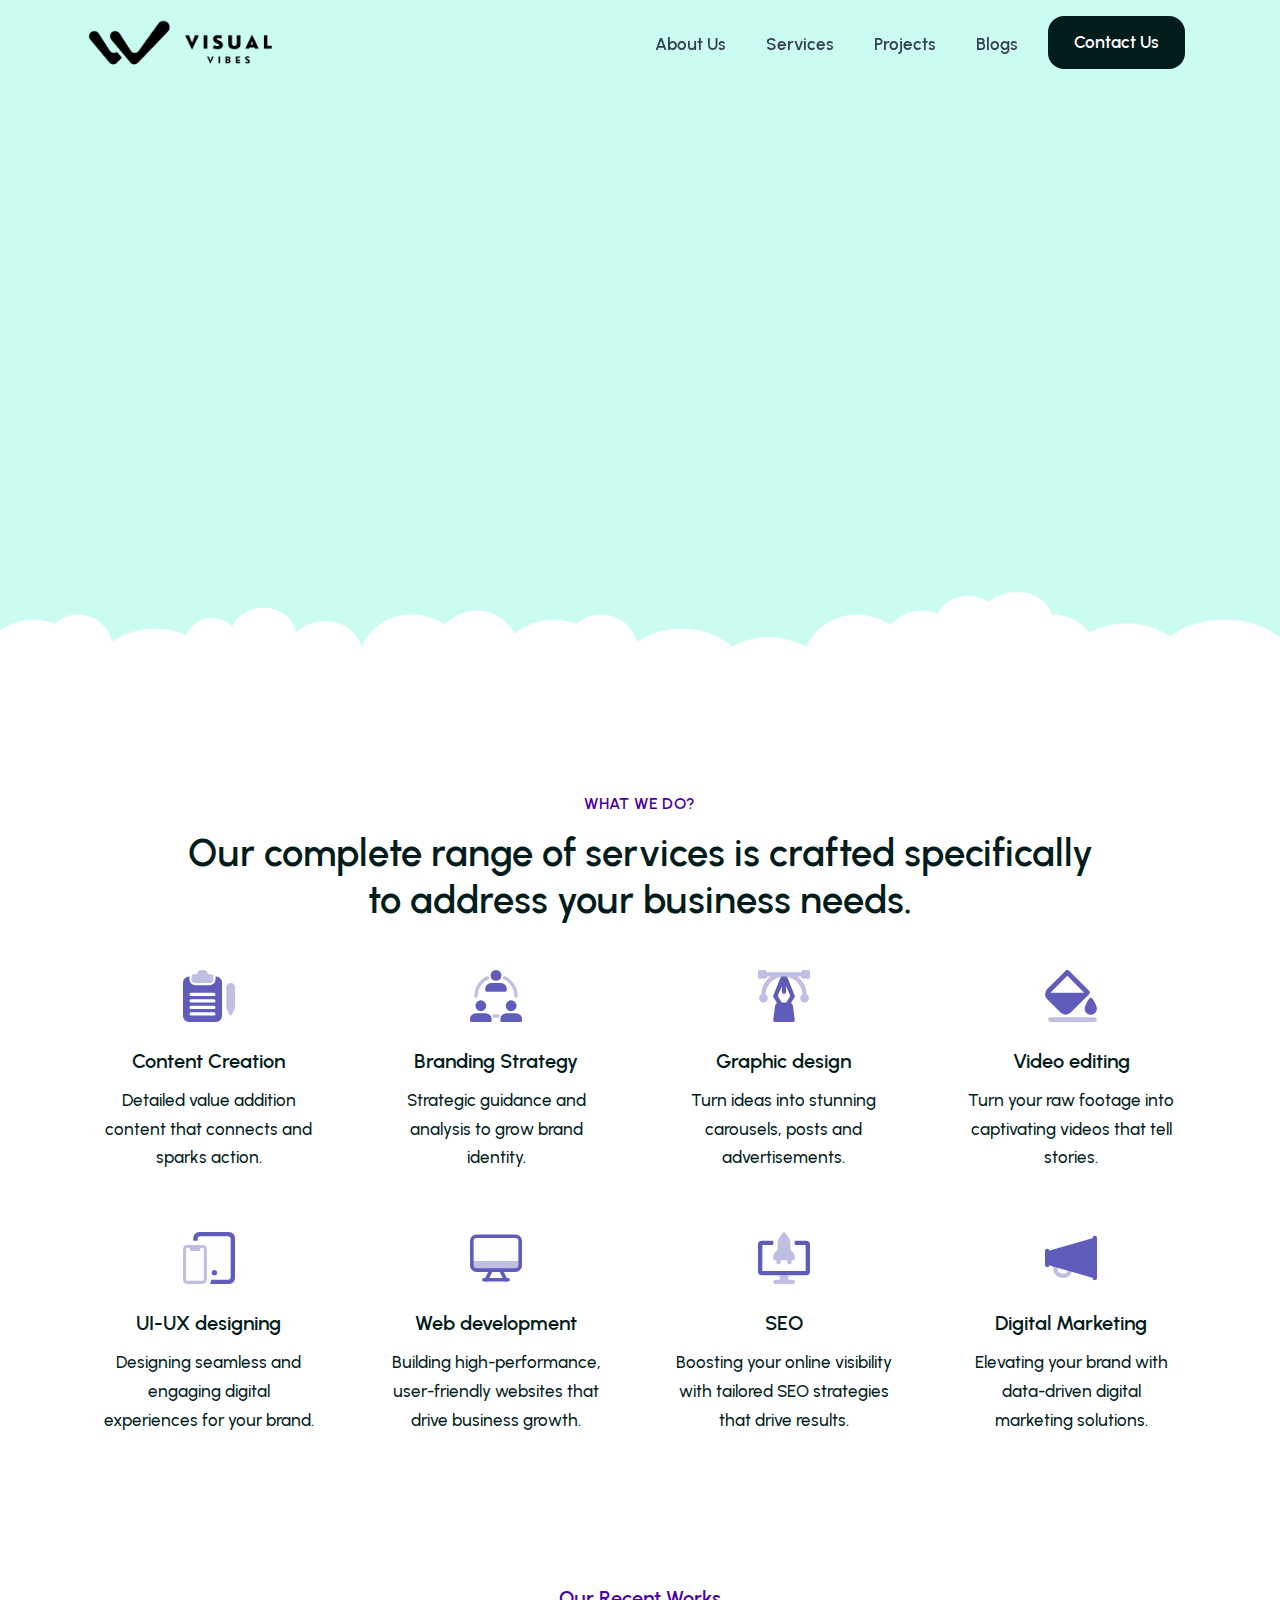
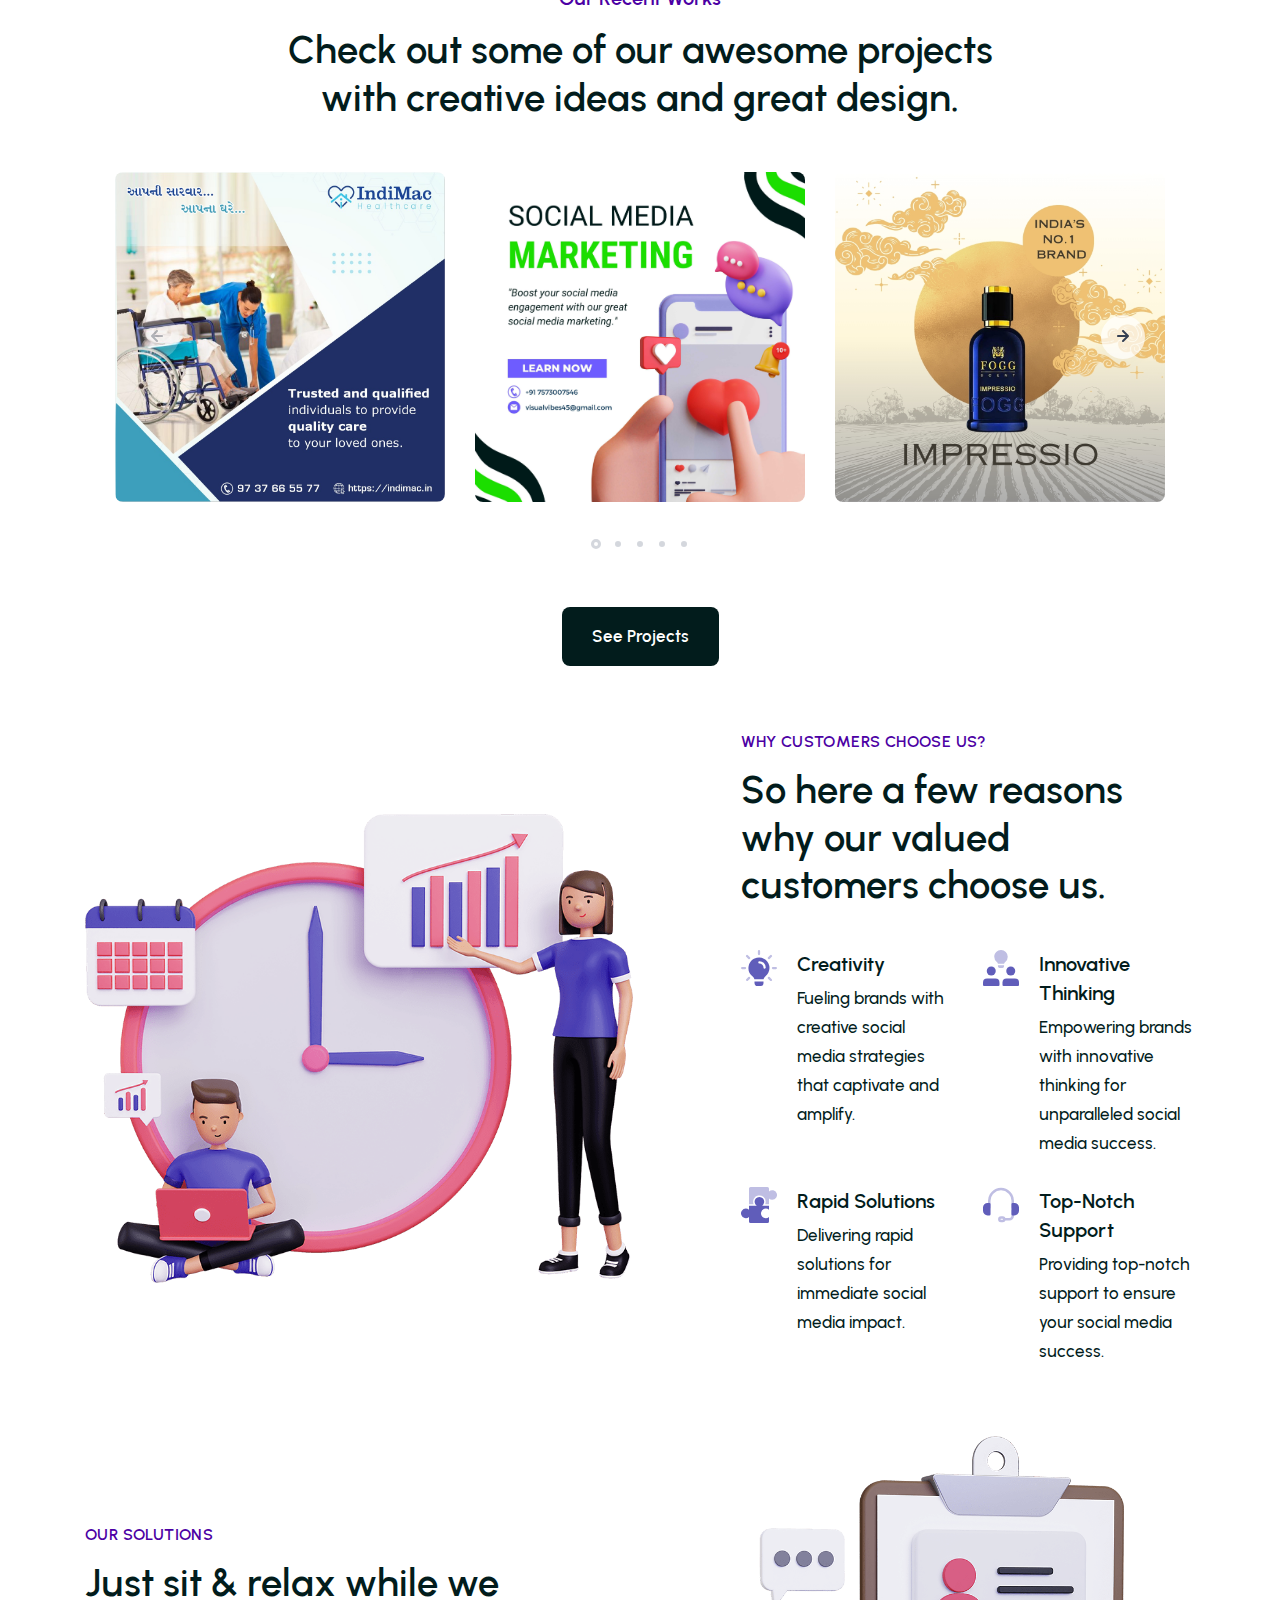
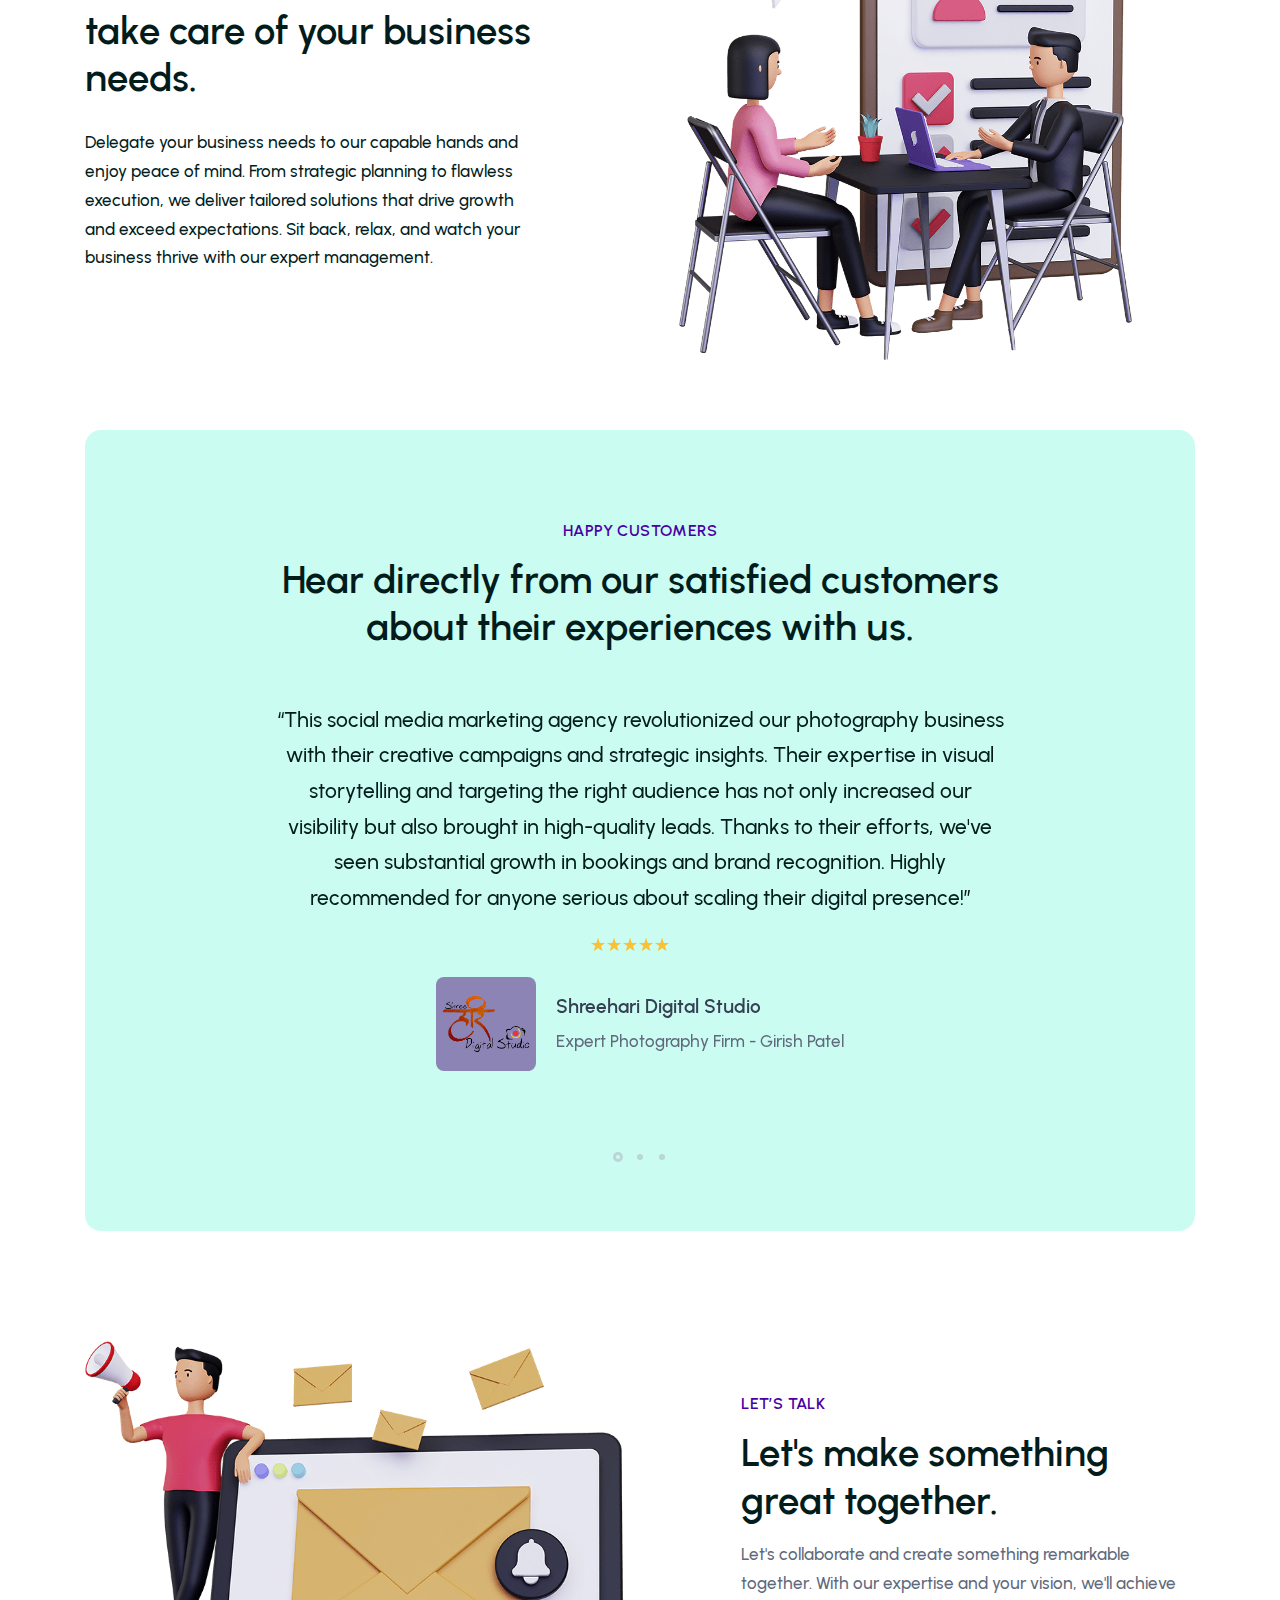
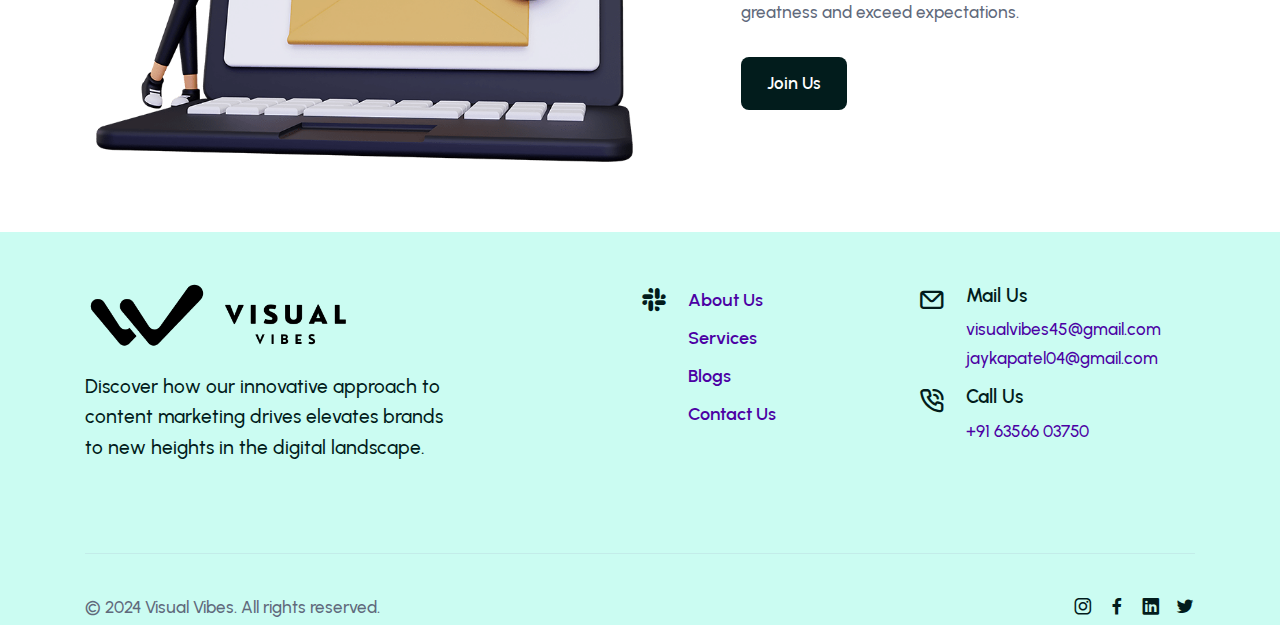
<file: index.html>
<!DOCTYPE html>
<html lang="en">

<head>
  <!-- Google tag (gtag.js) -->
  <script async src="https://www.googletagmanager.com/gtag/js?id=G-1Y8JCND28T"></script>
  <script>
    window.dataLayer = window.dataLayer || [];
    function gtag() { dataLayer.push(arguments); }
    gtag('js', new Date());

    gtag('config', 'G-1Y8JCND28T');
  </script>
  <meta charset="utf-8">
  <meta name="viewport" content="width=device-width, initial-scale=1.0">
  <meta name="description"
    content="Expert Graphic Design, Social Media Marketing, and Website Development in Anand. Specializing in Corporate Design, SMO, and responsive sites for startups."
    content="Graphic Design Services, Corporate Graphic Design, Graphic Design In Anand, Social Media Marketing, Social Media Management, Social Media Optimization (SMO), Instagram Marketing, Facebook Marketing, Social Media Marketing In Anand, Website Development Services, Custom Responsive Website Development, Website Optimization, Website Performance Monitoring, Website Development In Anand, startup ">
  <meta name="author" content="Sarju">
  <title>Graphic Design, Marketing & Web Development in Anand | Visual Vibes</title>
  <link rel="shortcut icon" href="./assets/img/favicon.png">
  <link rel="stylesheet" href="./assets/css/plugins.css">
  <link rel="stylesheet" href="./assets/css/style.css">
  <link rel="stylesheet" href="./assets/css/colors/grape.css">
  <link rel="preload" href="./assets/css/fonts/urbanist.css" as="style" onload="this.rel='stylesheet'">
</head>

<body>
  <div class="content-wrapper">
    <header class="wrapper bg-secondary">
      <nav class="navbar navbar-expand-lg center-nav transparent navbar-light">
        <div class="container flex-lg-row flex-nowrap align-items-center">
          <div class="navbar-brand w-100">
            <a href="./index.html">
              <img src="./assets/img/Visual vibes logo.png" height="50" alt="" />
            </a>
          </div>
          <div class="navbar-collapse offcanvas offcanvas-nav offcanvas-start">
            <div class="offcanvas-header d-lg-none">
              <h3 class="text-white fs-30 mb-0"><a class="text-white" href="index.html">Visual Vibes</a></h3>
              <button type="button" class="btn-close btn-close-white" data-bs-dismiss="offcanvas"
                aria-label="Close"></button>
            </div>
            <div class="offcanvas-body ms-lg-auto d-flex flex-column h-100">
              <ul class="navbar-nav">
                <li class="nav-item dropdown">
                  <a class="nav-link" href="about.html">About Us</a>
                </li>
                <li class="nav-item dropdown">
                  <a class="nav-link" href="services.html">Services</a>
                </li>
                <li class="nav-item dropdown">
                  <a class="nav-link" href="projects.html">Projects</a>
                </li>
                <li class="nav-item dropdown dropdown-mega">
                  <a class="nav-link" href="blogs.html">Blogs</a>
                </li>
                <li class="nav-item dropdown">
                  <a href="contact.html" class="btn rounded-xl"
                    style="margin: 10px ; color: white; background: #021C1C; border-color: #021C1C;">Contact
                    Us</a>
                </li>
              </ul>
              <div class="offcanvas-footer d-lg-none">
                <div>
                  <a href="mailto:visualvibes45@gmail.com" class="link-inverse">visualvibes45@gmail.com</a>
                  <br /> <br />
                  <nav class="nav social social-white mt-4">
                    <a href="https://www.instagram.com/visualvibes42"><i class="uil uil-instagram"></i></a>
                    <a href="https://www.facebook.com/profile.php?id=61561560902989"><i
                        class="uil uil-facebook-f"></i></a>
                    <a href="https://www.linkedin.com/in/jaykapatel/"><i class="uil uil-linkedin"></i></a>
                    <a href="https://x.com/Jay_kapatel_"><i class="uil uil-twitter"></i></a>
                  </nav>
                </div>
              </div>
            </div>
          </div>
          <div class="navbar-other  d-flex ms-auto">
            <ul class="navbar-nav flex-row align-items-center ms-auto">

              <li class="nav-item d-lg-none">
                <button class="hamburger offcanvas-nav-btn"><span></span></button>
              </li>
            </ul>
          </div>
        </div>
      </nav>
    </header>
    <section class="wrapper bg-secondary">
      <div class="container pt-10 pt-lg-12 pt-xl-12 pt-xxl-10 pb-lg-10 pb-xl-10 pb-xxl-0">
        <div class="row gx-md-8 gx-xl-12 gy-10 align-items-center text-center text-lg-start">
          <div class="col-lg-6" data-cues="slideInDown" data-group="page-title" data-delay="900">
            <h1 class="display-1 mb-4 me-xl-5 mt-lg-n10" style="color: #021C1C;">Grow Your Business with <br
                class="d-none d-md-block d-lg-none" /><span style="color: #4c00a4;">Our <span
                  class="underline-3 style-3 red">Marketing</span> Solutions</span></h1>
            <p class="lead fs-24 lh-sm mb-7 pe-xxl-15" style="color: #021C1C;">Building brands, Creating connections,
              <br> <span style="color: #4c00a4;">"Your success is our
                passion."</span>
            </p>
            <div class="d-inline-flex"><a
                href="https://drive.google.com/file/d/1HUCox1CgrgTHpSwNHy8qvIGSlVdgxZXv/view?usp=sharing"
                class="btn btn-lg  rounded" style="background: #021C1C; color: white;">Get Brochure</a></div>
          </div>
          <div class="col-10 col-md-5 mx-auto col-lg-6 col-xl-5 ms-xl-7">
            <img class="img-fluid mb-n12 mb-md-n14 mb-lg-n19" src="./assets/img/illustrations/3d11.png"
              srcset="./assets/img/illustrations/3d11@2x.png 2x" data-cue="fadeIn" data-delay="300" alt="" />
          </div>
        </div>
      </div>
      <figure><img src="./assets/img/photos/clouds.png" alt=""></figure>
    </section>
    <section class="wrapper bg-white">
      <div class="container pt-15 pb-10 pb-md-12">
        <div class="row text-center">
          <div class="col-md-10 offset-md-1 col-xxl-8 offset-xxl-2">
            <h2 class="fs-16 text-uppercase mb-3" style="color: #4c00a4;">What We Do?</h2>
            <h3 class="display-4 mb-9" style="color: #021C1C;">Our complete range of services is crafted specifically to
              address your business
              needs.</h3>
          </div>
        </div>
        <div class="row gx-md-8 gy-8 mb-10 mb-md-10 text-center">
          <div class="col-md-6 col-lg-3">
            <div class="px-md-3 px-lg-0 px-xl-3">
              <img src="./assets/img/icons/solid/clipboard.svg" class="svg-inject icon-svg icon-svg-md solid-mono mb-5"
                style="color: #4c00a4;" alt="" />
              <h4 style="color: #021C1C;">Content Creation</h4>
              <p style="color: #021C1C;" class="mb-2">Detailed value addition content that connects and sparks action.
              </p>
            </div>
          </div>
          <div class="col-md-6 col-lg-3">
            <div class="px-md-3 px-lg-0 px-xl-3">
              <img src="./assets/img/icons/solid/team.svg"
                class="svg-inject icon-svg icon-svg-md solid-mono text-grape mb-5" alt="" />
              <h4 style="color: #021C1C;">Branding Strategy</h4>
              <p style="color: #021C1C;" class="mb-2">Strategic guidance and analysis to grow brand identity.</p>
            </div>
          </div>
          <div class="col-md-6 col-lg-3">
            <div class="px-md-3 px-lg-0 px-xl-3">
              <img src="./assets/img/icons/solid/pen-tool.svg"
                class="svg-inject icon-svg icon-svg-md solid-mono text-grape mb-5" alt="" />
              <h4 style="color: #021C1C;">Graphic design</h4>
              <p style="color: #021C1C;" class="mb-2">Turn ideas into stunning carousels, posts and advertisements.</p>
            </div>
          </div>
          <div class="col-md-6 col-lg-3">
            <div class="px-md-3 px-lg-0 px-xl-3">
              <img src="./assets/img/icons/solid/bucket.svg"
                class="svg-inject icon-svg icon-svg-md solid-mono text-grape mb-5" alt="" />
              <h4 style="color: #021C1C;">Video editing</h4>
              <p style="color: #021C1C;" class="mb-2">Turn your raw footage into captivating videos that tell stories.
              </p>
            </div>
          </div>
        </div>
        <div class="row gx-md-8 gy-8 mb-10 mb-md-17 text-center">
          <div class="col-md-6 col-lg-3">
            <div class="px-md-3 px-lg-0 px-xl-3">
              <img src="./assets/img/icons/solid/devices.svg"
                class="svg-inject icon-svg icon-svg-md solid-mono text-grape mb-5" alt="" />
              <h4 style="color: #021C1C;">UI-UX designing</h4>
              <p style="color: #021C1C;" class="mb-2">Designing seamless and engaging digital experiences for your
                brand.</p>
            </div>
          </div>
          <div class="col-md-6 col-lg-3">
            <div class="px-md-3 px-lg-0 px-xl-3">
              <img src="./assets/img/icons/solid/computer.svg"
                class="svg-inject icon-svg icon-svg-md solid-mono text-grape mb-5" alt="" />
              <h4 style="color: #021C1C;">Web development</h4>
              <p style="color: #021C1C;" class="mb-2">Building high-performance, user-friendly websites that drive
                business growth.</p>
            </div>
          </div>
          <div class="col-md-6 col-lg-3">
            <div class="px-md-3 px-lg-0 px-xl-3">
              <img src="./assets/img/icons/solid/monitor.svg"
                class="svg-inject icon-svg icon-svg-md solid-mono text-grape mb-5" alt="" />
              <h4 style="color: #021C1C;">SEO</h4>
              <p style="color: #021C1C;" class="mb-2">Boosting your online visibility with tailored SEO strategies that
                drive results.</p>
            </div>
          </div>
          <div class="col-md-6 col-lg-3">
            <div class="px-md-3 px-lg-0 px-xl-3">
              <img src="./assets/img/icons/solid/bullhorn.svg"
                class="svg-inject icon-svg icon-svg-md solid-mono text-grape mb-5" alt="" />
              <h4 style="color: #021C1C;">Digital Marketing</h4>
              <p style="color: #021C1C;" class="mb-2">Elevating your brand with data-driven digital marketing solutions.
              </p>
            </div>
          </div>
        </div>
        <div class="container    ">
          <div class="row">
            <div class="col-lg-9 col-xl-8 col-xxl-7 mx-auto text-center">
              <h2 class="fs-20 text-grape mb-3">Our Recent Works</h2>
              <h3 class="display-4 mb-10" style="color: #021C1C;">Check out some of our awesome projects with creative
                ideas and
                great design.
              </h3>
            </div>
          </div>
        </div>
        <div class="container-fluid px-md-6">
          <div class="swiper-container blog grid-view mb-5 mb-md-12" data-margin="30" data-nav="true" data-dots="true"
            data-items-xxl="3" data-items-md="3" data-items-xs="1">
            <div class="swiper ">
              <div class="swiper-wrapper">
                <div class="swiper-slide">
                  <figure class="rounded"><img src="./assets/img/photos/Post7.jpg" alt="" /></figure>
                </div>
                <div class="swiper-slide">
                  <figure class="rounded"><img src="./assets/img/photos/post11.jpg" alt="" /></figure>
                </div>
                <div class="swiper-slide">
                  <figure class="rounded"><img src="./assets/img/photos/Product mockup 2.jpg" alt="" /></figure>
                </div>
                <div class="swiper-slide">
                  <figure class="rounded"><img src="./assets/img/photos/Product mockup 3.jpg" alt="" /></figure>
                </div>

                <div class="swiper-slide">
                  <figure class="rounded"><img src="./assets/img/photos/GrillKitchen.jpg" alt="" /></figure>
                </div>
                <div class="swiper-slide">
                  <figure class="rounded"><img src="./assets/img/photos/AgrawalDental.jpg" alt="" /></figure>
                </div>
                <div class="swiper-slide">
                  <figure class="rounded"><img src="./assets/img/photos/logo1.png" alt="" />
                  </figure>
                </div>
              </div>
            </div>
          </div>
          <div class="text-center pt-7" style="justify-content: center;"><a href="projects.html"
              class="btn btn-lg   rounded" style="background: #021C1C;  color: white;">See Projects</a></div>
        </div>

        <div class="row gx-3 gy-10 mt-3 mb-10 mb-md-12 align-items-center">
          <div class="col-lg-6">
            <figure><img class="w-auto" src="./assets/img/illustrations/3d8.png"
                srcset="./assets/img/illustrations/3d8@2x.png 2x" alt="" /></figure>
          </div>

          <div class="col-lg-5 ms-auto">
            <h2 class="fs-16 text-uppercase text-grape mb-3">Why Customers Choose Us?</h2>
            <h3 class="display-4 mb-8" style="color: #021C1C;">So here a few reasons why our valued customers choose us.
            </h3>
            <div class="row gy-6">
              <div class="col-md-6">
                <div class="d-flex flex-row">
                  <div>
                    <img src="./assets/img/icons/solid/lamp.svg"
                      class="svg-inject icon-svg icon-svg-xs solid-mono text-grape me-4" alt="" />
                  </div>
                  <div>
                    <h4 style="color: #021C1C;" class="mb-1">Creativity</h4>
                    <p style="color: #021C1C;" class="mb-0">Fueling brands with creative social media strategies that
                      captivate and amplify.</p>
                  </div>
                </div>
              </div>
              <div class="col-md-6">
                <div class="d-flex flex-row">
                  <div>
                    <img src="./assets/img/icons/solid/bulb.svg"
                      class="svg-inject icon-svg icon-svg-xs solid-mono text-grape me-4" alt="" />
                  </div>
                  <div>
                    <h4 style="color: #021C1C;" class="mb-1">Innovative Thinking</h4>
                    <p style="color: #021C1C;" class="mb-0">Empowering brands with innovative thinking for unparalleled
                      social media success.
                    </p>
                  </div>
                </div>
              </div>
              <div class="col-md-6">
                <div class="d-flex flex-row">
                  <div>
                    <img src="./assets/img/icons/solid/puzzle.svg"
                      class="svg-inject icon-svg icon-svg-xs solid-mono text-grape me-4" alt="" />
                  </div>
                  <div>
                    <h4 style="color: #021C1C;" class="mb-1">Rapid Solutions</h4>
                    <p style="color: #021C1C;" class="mb-0">Delivering rapid solutions for immediate social media
                      impact.</p>
                  </div>
                </div>
              </div>
              <div class="col-md-6">
                <div class="d-flex flex-row">
                  <div>
                    <img src="./assets/img/icons/solid/headphone.svg"
                      class="svg-inject icon-svg icon-svg-xs solid-mono text-grape me-4" alt="" />
                  </div>
                  <div>
                    <h4 style="color: #021C1C;" class="mb-1">Top-Notch Support</h4>
                    <p style="color: #021C1C;" class="mb-0">Providing top-notch support to ensure your social media
                      success.</p>
                  </div>
                </div>
              </div>
            </div>
          </div>
        </div>
        <div class="row gx-3 gy-10 gy-lg-0 mb-10 mb-md-12 align-items-center">
          <div class="col-lg-5 mx-auto order-lg-2">
            <figure><img class="w-auto" src="./assets/img/illustrations/3d5.png"
                srcset="./assets/img/illustrations/3d5@2x.png 2x" alt="" /></figure>
          </div>
          <div class="col-lg-5 me-auto">
            <h2 class="fs-16 text-uppercase text-grape mb-3">Our Solutions</h2>
            <h3 style="color: #021C1C;" class="display-4 mb-5 pe-xxl-5">Just sit & relax while we take care of your
              business needs.</h3>
            <p style="color: #021C1C;" class="mb-6">Delegate your business needs to our capable hands and enjoy peace of
              mind. From strategic
              planning to flawless execution, we deliver tailored solutions that drive growth and exceed expectations.
              Sit back, relax, and watch your business thrive with our expert management.</p>
            <div class="row align-items-center counter-wrapper gy-6">
            </div>
          </div>
        </div>
        <div class="card bg-secondary rounded-4 ">
          <div class="card-body py-14 px-lg-0">
            <div class="row text-center">
              <div class="col-lg-8 offset-lg-2">
                <h2 class="fs-16 text-uppercase text-grape mb-3">Happy Customers</h2>
                <h3 style="color: #021C1C;" class="display-4 mb-10 px-xxl-10">Hear directly from our satisfied customers
                  about their experiences
                  with us.</h3>
              </div>
            </div>
            <div class="row">
              <div class="col-md-10 col-lg-8 mx-auto">
                <div class="swiper-container dots-closer text-center mb-2" data-margin="30" data-dots="true">
                  <div class="swiper">
                    <div class="swiper-wrapper">
                      <div class="swiper-slide">
                        <blockquote class="border-0 fs-lg">
                          <p style="color: #021C1C;">“This social media marketing agency revolutionized our photography
                            business with their
                            creative campaigns and strategic insights. Their expertise in visual storytelling and
                            targeting the right audience has not only increased our visibility but also brought in
                            high-quality leads. Thanks to their efforts, we've seen substantial growth in bookings and
                            brand recognition. Highly recommended for anyone serious about scaling their digital
                            presence!”</p>
                          <span class="ratings five mb-3"></span>
                          <div class="blockquote-details justify-content-center">
                            <img class="rounded w-15" src="./assets/img/photos/Shree Hari Digital Studio Logo.png"
                              srcset="./assets/img/photos/Shree Hari Digital Studio Logo.png 2x" alt="" />
                            <div class="info">
                              <h5 class="mb-1">Shreehari Digital Studio</h5>
                              <p class="mb-0">Expert Photography Firm - Girish Patel</p>
                            </div>
                          </div>
                        </blockquote>
                      </div>
                      <div class="swiper-slide">
                        <blockquote class="border-0 fs-lg">
                          <p style="color: #021C1C;">“As a small business owner, finding a reliable and talented graphic
                            design company is
                            crucial.
                            I recently worked with Visual Vibes, and I couldn't believe the results. They understood
                            my vision perfectly and created stunning graphics that truly represent my brand. Their
                            attention
                            to detail and creative approach exceeded my expectations. I highly recommend Visual Vibes to
                            any
                            small business looking to elevate their visual identity.”</p>
                          <span class="ratings four mb-3"></span>
                          <div class="blockquote-details justify-content-center">
                            <img class="rounded w-15" src="./assets/img/photos/Kirtan_Photo.jpg"
                              srcset="./assets/img/photos/Kirtan_Photo.jpg 2x" alt="" />
                            <div class="info">
                              <h5 class="mb-1" style="color: #021C1C;"> Kirtan Kapatel</h5>
                              <p class="mb-0">Enthusiast Enterpreneur</p>
                            </div>
                          </div>
                        </blockquote>
                      </div>
                      <div class="swiper-slide">
                        <blockquote class="border-0 fs-lg">
                          <p style="color: #021C1C;">“As the owner of a small restaurant, I knew I needed a professional
                            website to attract more
                            customers. Visual Vibes delivered beyond my expectations. They created a beautiful,
                            user-friendly website that perfectly represents our brand and menu. Their team was
                            attentive, responsive, and incredibly skilled. Our online reservations have increased, and
                            we've received many compliments on the new site. I highly recommend Visual Vibes for any
                            restaurant looking to boost its online presence.”</p>
                          <span class="ratings five mb-3"></span>
                          <div class="blockquote-details justify-content-center">
                            <img class="rounded-circle w-12" src="./assets/img/photos/Soumya_logo.png"
                              srcset="./assets/img/photos/Soumya_logo.png 2x" alt="" />
                            <div class="info">
                              <h5 class="mb-1" style="color: #021C1C;">Soumya Kachhiya</h5>
                              <p class="mb-0">Operational Manager</p>
                            </div>
                          </div>
                        </blockquote>
                      </div>
                    </div>
                  </div>
                </div>
              </div>
            </div>
          </div>
        </div>
        <div class="row gy-6 mb-15 mb-md-17">
        </div>
        <div class="row gx-3 gy-10 gy-lg-0 align-items-center">
          <div class="col-lg-6">
            <figure><img class="w-auto" src="./assets/img/illustrations/3d3.png"
                srcset="./assets/img/illustrations/3d3@2x.png 2x" alt="" /></figure>
          </div>
          <div class="col-lg-5 ms-auto">
            <h2 class="fs-16 text-uppercase text-grape mb-3">Let’s Talk</h2>
            <h3 style="color: #021C1C;" class="display-4 mb-3">Let's make something great together.</h3>
            <p>Let's collaborate and create something remarkable together. With our expertise and your vision, we'll
              achieve greatness and exceed expectations.</p>
            <a href="contact.html" class="btn  rounded mt-2" style="background: #021C1C; color: white;">Join Us</a>
          </div>
        </div>
      </div>
    </section>
  </div>
  <footer class="bg-secondary">
    <div class="container pt-8 pt-md-10 ">
      <div class="row gx-lg-0 gy-6">
        <div class="col-lg-4">
          <div class="widget">
            <img class="mb-4" src="./assets/img/Visual vibes logo.png" height="70" alt="" />
            <p style="color: #021C1C;" class="lead mb-0">Discover how our innovative approach to content marketing
              drives elevates brands to new
              heights in the digital landscape.</p>
          </div>
        </div>
        <div class="col-lg-3 offset-lg-2">
          <div class="widget">
            <div class="d-flex flex-row">
              <div>
                <div class="icon fs-28 me-4 mt-n1"> <i class="uil uil-slack" style="color: #021C1C;"></i> </div>
              </div>
              <div>
                <h6 class="mt-1 "><a class="text-grape" href="about.html">About Us</a></h6>
                <h6 class="mt-1 "><a class="text-grape" href="services.html">Services</a></h6>
                <h6 class="mt-1 "><a class="text-grape" href="blogs.html">Blogs</a></h6>
                <h6 class="mt-1 "><a class="text-grape" href="contact.html">Contact Us</a></h6>
              </div>
            </div>
          </div>
        </div>

        <div class="col-lg-3">
          <div class="widget">
            <div class="d-flex flex-row">
              <div>
                <div class="icon fs-28 me-4 mt-n1"> <i class="uil uil-envelope" style="color: #021C1C;"></i> </div>
              </div>
              <div>
                <h5 class="mb-1" style="color: #021C1C;">Mail Us</h5>
                <p class="mb-0"><a href="mailto:visualvibes45@gmail.com"
                    style="color: #4c00a4;">visualvibes45@gmail.com</a> <br /><a href="mailto:jaykapatel04@gmail.com"
                    style="color: #4c00a4;">jaykapatel04@gmail.com</a></p>
              </div>
            </div>
            <div class="d-flex flex-row mt-2">
              <div>
                <div class="icon fs-28 me-4 mt-n1"> <i class="uil uil-phone-volume" style="color: #021C1C;"></i> </div>
              </div>
              <div>
                <h5 class="mb-1" style="color: #021C1C;">Call Us</h5>
                <p class="mb-0" style="color: #4c00a4;"><a href="tel:+916356603750">+91 63566 03750</a>
                </p>
              </div>
            </div>
          </div>
        </div>

      </div>
      <hr class=" mb-7" />
      <div class="d-md-flex align-items-center justify-content-between">
        <p class="mb-2 mb-lg-0">© 2024 Visual Vibes. All rights reserved.</p>
        <nav class="nav social  mb-0 text-md-end">
          <a href="https://www.instagram.com/visualvibes42"><i class="uil uil-instagram"
              style="color: #021C1C;"></i></a>
          <a href="https://www.facebook.com/profile.php?id=61561560902989"><i class="uil uil-facebook-f"
              style="color: #021C1C;"></i></a>
          <a href="https://www.linkedin.com/in/jaykapatel/"><i class="uil uil-linkedin" style="color: #021C1C;"></i></a>
          <a href="https://x.com/Jay_kapatel_"><i class="uil uil-twitter" style="color: #021C1C;"></i></a>
        </nav>
      </div>
    </div>
  </footer>
  <div class="progress-wrap">
    <svg class="progress-circle svg-content" width="100%" height="100%" viewBox="-1 -1 102 102">
      <path d="M50,1 a49,49 0 0,1 0,98 a49,49 0 0,1 0,-98" />
    </svg>
  </div>
  <script src="./assets/js/plugins.js"></script>
  <script src="./assets/js/theme.js"></script>
</body>

</html>
</file>
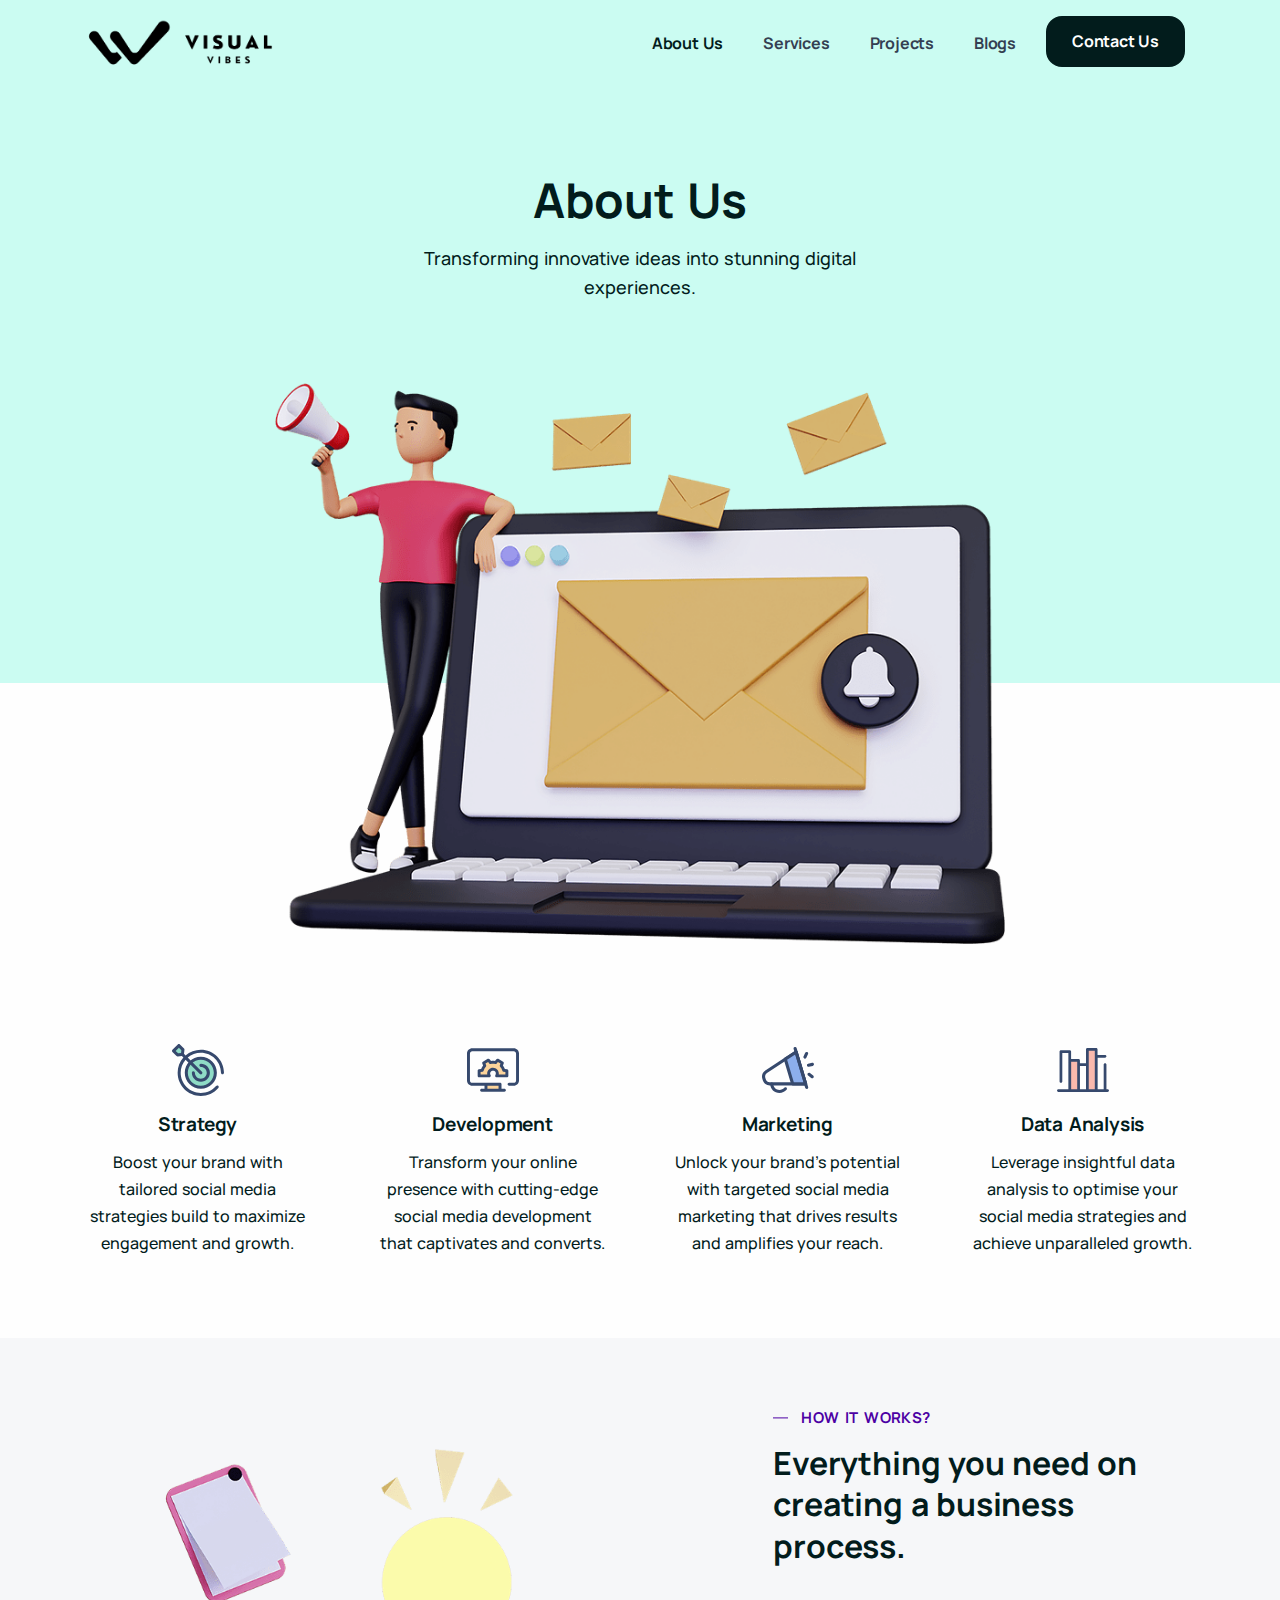
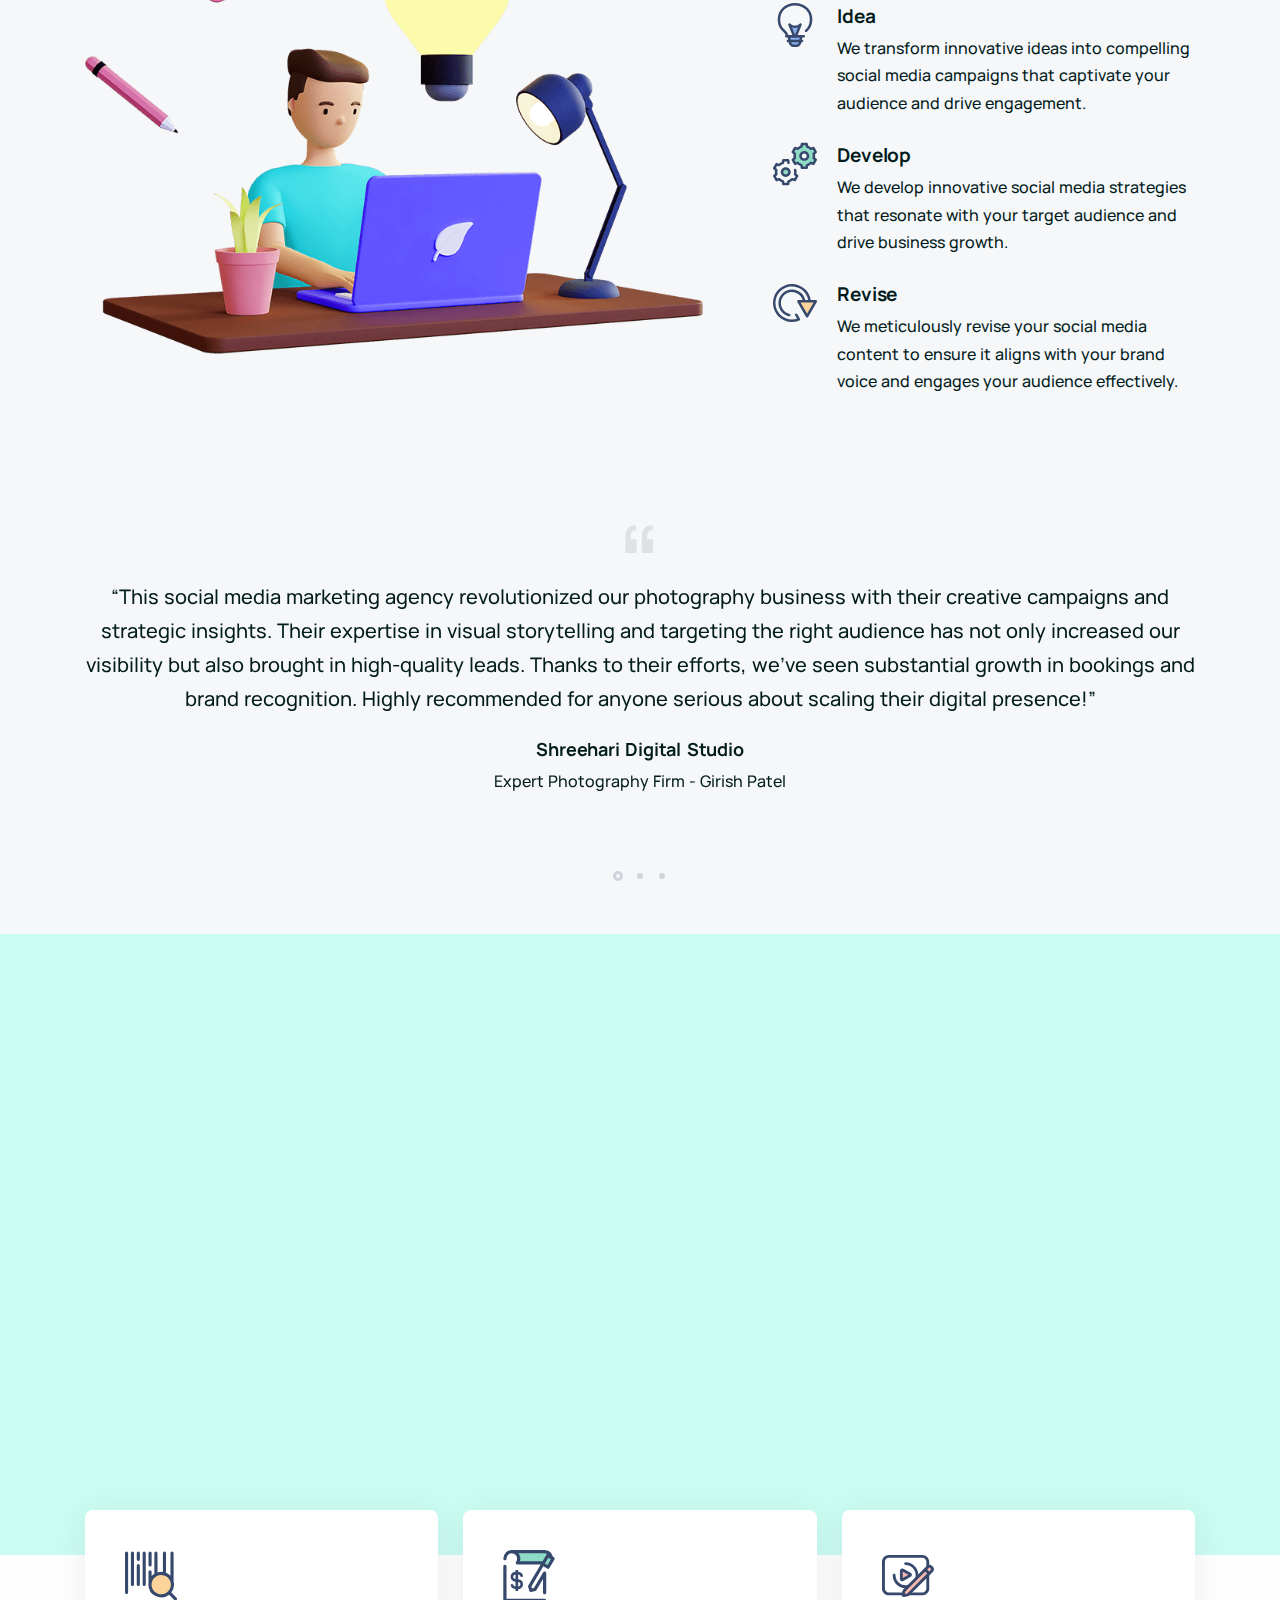
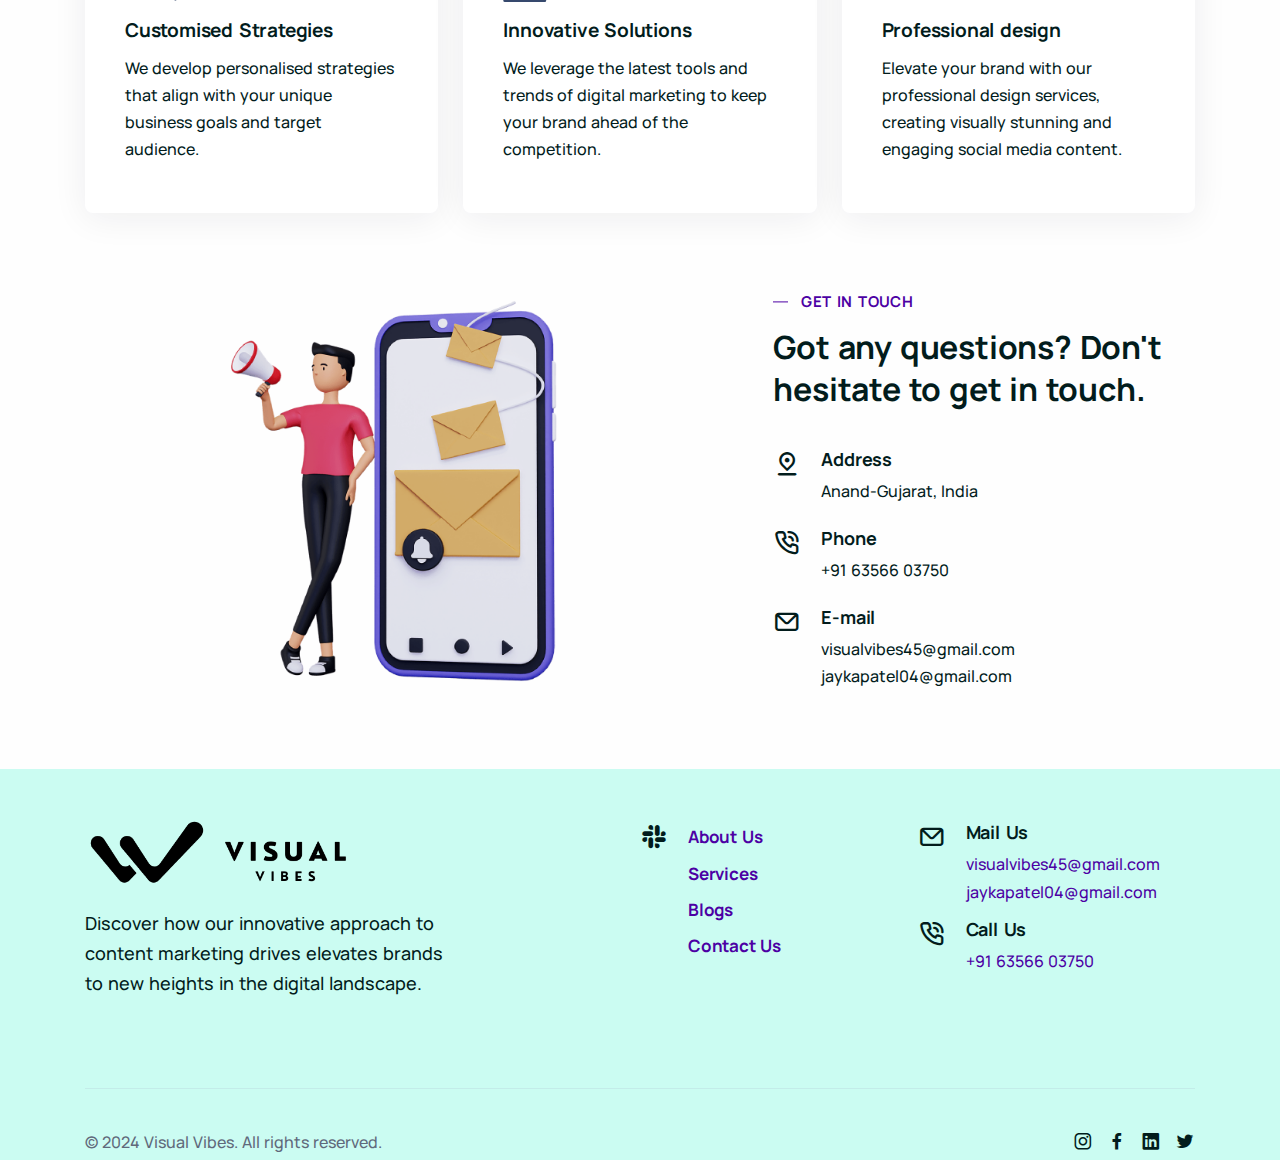
<file: about.html>
<!DOCTYPE html>
<html lang="en">

<head>
  <!-- Google tag (gtag.js) -->
  <script async src="https://www.googletagmanager.com/gtag/js?id=G-1Y8JCND28T"></script>
  <script>
    window.dataLayer = window.dataLayer || [];
    function gtag() { dataLayer.push(arguments); }
    gtag('js', new Date());

    gtag('config', 'G-1Y8JCND28T');
  </script>
  <meta charset="utf-8">
  <meta name="viewport" content="width=device-width, initial-scale=1.0">
  <meta name="description"
    content="An impressive and flawless site template that includes various UI elements and countless features, attractive ready-made blocks and rich pages, basically everything you need to create a unique and professional website.">
  <meta name="keywords"
    content="bootstrap 5, business, corporate, creative, gulp, marketing, minimal, modern, multipurpose, one page, responsive, saas, sass, seo, startup, html5 template, site template">
  <meta name="author" content="elemis">
  <title>Visual Vibes</title>
  <link rel="shortcut icon" href="./assets/img/favicon.png">
  <link rel="stylesheet" href="./assets/css/plugins.css">
  <link rel="stylesheet" href="./assets/css/style.css">
</head>

<body>
  <div class="content-wrapper">
    <header class="wrapper bg-secondary">
      <nav class="navbar navbar-expand-lg center-nav transparent navbar-light">
        <div class="container flex-lg-row flex-nowrap align-items-center">
          <div class="navbar-brand w-100">
            <a href="./index.html">
              <img src="./assets/img/Visual vibes logo.png" height="50" alt="" />
            </a>
          </div>
          <div class="navbar-collapse offcanvas offcanvas-nav offcanvas-start">
            <div class="offcanvas-header d-lg-none">
              <h3 class="text-white fs-30 mb-0"><a class="text-white" href="index.html">Visual Vibes</a></h3>
              <button type="button" class="btn-close btn-close-white" data-bs-dismiss="offcanvas"
                aria-label="Close"></button>
            </div>
            <div class="offcanvas-body ms-lg-auto d-flex flex-column h-100">
              <ul class="navbar-nav">
                <li class="nav-item dropdown">
                  <a class="nav-link active" href="about.html">About Us</a>
                </li>
                <li class="nav-item dropdown">
                  <a class="nav-link" href="services.html">Services</a>
                </li>
                <li class="nav-item dropdown">
                  <a class="nav-link" href="projects.html">Projects</a>

                </li>
                <li class="nav-item dropdown dropdown-mega">
                  <a class="nav-link" href="blogs.html">Blogs</a>
                </li>
                <li class="nav-item dropdown">
                  <a href="contact.html" class="btn btn-primary rounded-xl" style="margin: 10px;">Contact Us</a>
                </li>
              </ul>
              <div class="offcanvas-footer d-lg-none">
                <div>
                  <a href="mailto:visualvibes45@gmail.com" class="link-inverse">visualvibes45@gmail.com</a>
                  <br /> <br />
                  <nav class="nav social social-white mt-4">
                    <a href="https://www.instagram.com/visualvibes42"><i class="uil uil-instagram"></i></a>
                    <a href="https://www.facebook.com/profile.php?id=61561560902989"><i
                        class="uil uil-facebook-f"></i></a>
                    <a href="https://www.linkedin.com/in/jaykapatel/"><i class="uil uil-linkedin"></i></a>
                    <a href="https://x.com/Jay_kapatel_"><i class="uil uil-twitter"></i></a>
                  </nav>
                </div>
              </div>
            </div>
          </div>
          <div class="navbar-other  d-flex ms-auto">
            <ul class="navbar-nav flex-row align-items-center ms-auto">
              <li class="nav-item d-lg-none">
                <button class="hamburger offcanvas-nav-btn"><span></span></button>
              </li>
            </ul>
          </div>
        </div>
      </nav>
    </header>
    <section class="wrapper bg-secondary">
      <div class="container pt-10 pb-20 pt-md-14 pb-md-23 text-center">
        <div class="row">
          <div class="col-xl-5 mx-auto mb-6">
            <h1 class="display-1 mb-3 text-primary">About Us</h1>
            <p class="lead mb-0 text-primary">Transforming innovative ideas into stunning digital experiences.</p>
          </div>
        </div>
      </div>
    </section>
    <section class=" wrapper bg-light">
      <div class="container pb-10 pb-md-12">
        <div class="row text-center mb-12 mb-md-15">
          <div class="col-md-10 offset-md-1 col-lg-8 offset-lg-2 mt-n18 mt-md-n22">
            <figure><img class="w-auto" src="./assets/img/illustrations/3d3.png"
                srcset="./assets/img/illustrations/3d3@2x.png 2x" alt="" /></figure>
          </div>
        </div>
        <div class="row gx-lg-8 gx-xl-12 gy-6 gy-md-0 mt-md-15 text-center">
          <div class="col-md-6 col-lg-3">
            <img src="./assets/img/icons/lineal/target.svg" class="svg-inject icon-svg icon-svg-md text-green mb-3"
              alt="" />
            <h4 style="color: #021C1C;">Strategy</h4>
            <p style="color: #021C1C;" class="mb-2">Boost your brand with tailored social media strategies build
              to
              maximize engagement and
              growth.</p>
          </div>
          <div class="col-md-6 col-lg-3">
            <img src="./assets/img/icons/lineal/settings-3.svg" class="svg-inject icon-svg icon-svg-md text-yellow mb-3"
              alt="" />
            <h4 style="color: #021C1C;">Development</h4>
            <p style="color: #021C1C;" class="mb-2">Transform your online presence with cutting-edge social media
              development that captivates
              and converts.</p>
          </div>
          <div class="col-md-6 col-lg-3">
            <img src="./assets/img/icons/lineal/megaphone.svg" class="svg-inject icon-svg icon-svg-md text-blue mb-3"
              alt="" />
            <h4 style="color: #021C1C;">Marketing</h4>
            <p style="color: #021C1C;" class="mb-2">Unlock your brand's potential with targeted social media
              marketing
              that drives results and
              amplifies your reach.</p>
          </div>
          <div class="col-md-6 col-lg-3">
            <img src="./assets/img/icons/lineal/bar-chart.svg" class="svg-inject icon-svg icon-svg-md text-orange mb-3"
              alt="" />
            <h4 style="color: #021C1C;">Data Analysis</h4>
            <p style="color: #021C1C;" class="mb-2">Leverage insightful data analysis to optimise your social
              media
              strategies and achieve
              unparalleled growth.</p>
          </div>
        </div>
      </div>
    </section>
    <section class="wrapper bg-gray">
      <div class="container py-10 py-md-12">
        <div class="row gx-lg-8 gx-xl-12 gy-10  align-items-center">
          <div class="col-lg-7">
            <figure><img class="w-auto" src="./assets/img/illustrations/3d4.png"
                srcset="./assets/img/illustrations/3d4@2x.png 2x" alt="" /></figure>
          </div>
          <div class="col-lg-5">
            <h2 class="fs-15 text-uppercase text-line text-grape mb-3">How It Works?</h2>
            <h3 class="display-5 mb-7 pe-xxl-5 text-primary">Everything you need on creating a business process.</h3>
            <div class="d-flex flex-row mb-4">
              <div>
                <img src="./assets/img/icons/lineal/light-bulb.svg"
                  class="svg-inject icon-svg icon-svg-sm text-blue me-4" alt="" />
              </div>
              <div>
                <h4 class="mb-1 text-primary">Idea</h4>
                <p class="mb-1 text-primary">We transform innovative ideas into compelling social media campaigns that
                  captivate your
                  audience and drive engagement.</p>
              </div>
            </div>
            <div class="d-flex flex-row mb-4">
              <div>
                <img src="./assets/img/icons/lineal/settings-2.svg"
                  class="svg-inject icon-svg icon-svg-sm text-green me-4" alt="" />
              </div>
              <div>
                <h4 class="mb-1 text-primary">Develop</h4>
                <p class="mb-1 text-primary">We develop innovative social media strategies that resonate with your
                  target audience
                  and drive business growth.</p>
              </div>
            </div>
            <div class="d-flex flex-row">
              <div>
                <img src="./assets/img/icons/lineal/loading.svg"
                  class="svg-inject icon-svg icon-svg-sm text-yellow me-4" alt="" />
              </div>
              <div>
                <h4 class="mb-1 text-primary">Revise</h4>
                <p class="mb-0 text-primary">We meticulously revise your social media content to ensure it aligns with
                  your brand
                  voice and engages your audience effectively.</p>
              </div>
            </div>
          </div>
        </div>
    </section>
    <section class="wrapper bg-gray">
      <div class="container pb-10">
        <div class="row gx-lg-8 gx-xl-12 gy-6  align-items-center">

          <div class="col-lg-12 mt-lg-12">
            <div class="swiper-container dots-closer mb-7" data-margin="30" data-dots="true">
              <div class="swiper">
                <div class="swiper-wrapper">
                  <div class="swiper-slide">
                    <blockquote class="icon icon-top fs-lg text-primary text-center">
                      <p class="text-primary">“This social media marketing agency revolutionized our photography
                        business with their
                        creative campaigns and strategic insights. Their expertise in visual storytelling and
                        targeting the right audience has not only increased our visibility but also brought in
                        high-quality leads. Thanks to their efforts, we've seen substantial growth in bookings and
                        brand recognition. Highly recommended for anyone serious about scaling their digital
                        presence!”</p>
                      <div class="blockquote-details justify-content-center text-center">
                        <div class="info ps-0">
                          <h5 class="mb-1 text-primary">Shreehari Digital Studio</h5>
                          <p class="mb-0">Expert Photography Firm - Girish Patel</p>
                        </div>
                      </div>
                    </blockquote>
                  </div>
                  <div class="swiper-slide">
                    <blockquote class="icon icon-top fs-lg text-center">
                      <p class="text-primary">“As a small business owner, finding a reliable and talented graphic design
                        company is crucial.
                        I recently worked with Visual Vibes, and I couldn't believe the results. They understood
                        my vision perfectly and created stunning graphics that truly represent my brand. Their attention
                        to detail and creative approach exceeded my expectations. I highly recommend Visual Vibes to any
                        small business looking to elevate their visual identity”</p>
                      <div class="blockquote-details justify-content-center text-center">
                        <div class="info ps-0">
                          <h5 class="mb-1 text-primary">Kirtan Kapatel</h5>
                          <p class="mb-0">Enthusiast Enterpreneur</p>
                        </div>
                      </div>
                    </blockquote>
                  </div>
                  <div class="swiper-slide">
                    <blockquote class="icon icon-top fs-lg text-center">
                      <p class="text-primary">“As the owner of a small restaurant, I knew I needed a professional
                        website to attract more
                        customers. Visual Vibes delivered beyond my expectations. They created a beautiful,
                        user-friendly website that perfectly represents our brand and menu. Their team was attentive,
                        responsive, and incredibly skilled. Our online reservations have increased, and we've received
                        many compliments on the new site. I highly recommend Visual Vibes for any restaurant looking to
                        boost its online presence.”</p>
                      <div class="blockquote-details justify-content-center text-center">
                        <div class="info ps-0">
                          <h5 class="mb-1 text-primary">Soumya Kachhiya</h5>
                          <p class="mb-0">Operational Manager</p>
                        </div>
                      </div>
                    </blockquote>
                  </div>
                </div>
              </div>
            </div>
          </div>
        </div>
      </div>
    </section>
    <section class="wrapper bg-secondary">
      <div class="container  pt-md-14 pb-md-15 mb-6">
        <div class="row gx-lg-8 gx-xl-12 gy-10  align-items-center pb-3">
          <div class="col-md-10 offset-md-1 offset-lg-0 col-lg-5 text-center text-lg-start order-2 order-lg-0"
            data-cues="slideInDown" data-group="page-title">
            <h2 class="fs-15 text-uppercase text-line text-grape mb-3">Why Choose Us?</h2>
            <h3 class="display-3 text-primary mb-5 mx-md-n5 mx-lg-0">A few reasons why our valued customers choose us.
            </h3>
            <div class="d-flex justify-content-center justify-content-lg-start" data-cues="slideInDown"
              data-group="page-title-buttons">
              <span><a href="projects.html" class="btn btn-primary rounded me-2">See Projects</a></span>
              <span><a href="services.html" class="btn btn-secondary rounded">Know More</a></span>
            </div>
          </div>
          <div class="col-lg-7" data-cue="slideInDown">
            <figure><img class="w-auto" src="./assets/img/illustrations/New Project (4).png"
                srcset="./assets/img/illustrations/New Project (4).png 2x" alt="" /></figure>
          </div>
        </div>
      </div>
    </section>
    <section class="wrapper bg-light">
      <div class="container pt-14 pt-md-16  ">
        <div class="row gx-md-5 gy-5 mt-n18 mt-md-n21 ">
          <div class="col-md-6 col-xl-4 pt-6">
            <div class="card shadow-lg">
              <div class="card-body">
                <img src="./assets/img/icons/lineal/barcode.svg"
                  class="svg-inject icon-svg icon-svg-md text-yellow mb-3" alt="" />
                <h4 class="text-primary">Customised Strategies</h4>
                <p class="mb-2 text-primary">We develop personalised strategies that align with your unique business
                  goals and target
                  audience.</p>
              </div>
            </div>
          </div>
          <div class="col-md-6 col-xl-4 pt-6">
            <div class="card shadow-lg">
              <div class="card-body">
                <img src="./assets/img/icons/lineal/invoice.svg" class="svg-inject icon-svg icon-svg-md text-green mb-3"
                  alt="" />
                <h4 class="text-primary">Innovative Solutions</h4>
                <p class="mb-2 text-primary">We leverage the latest tools and trends of digital marketing to keep your
                  brand ahead of
                  the competition.</p>
              </div>
            </div>
          </div>
          <div class="col-md-6 col-xl-4 pt-6">
            <div class="card shadow-lg">
              <div class="card-body">
                <img src="./assets/img/icons/lineal/video-editing.svg"
                  class="svg-inject icon-svg icon-svg-md text-orange mb-3" alt="" />
                <h4 class="text-primary">Professional design</h4>
                <p class="mb-2 text-primary">Elevate your brand with our professional design services, creating visually
                  stunning and
                  engaging social media content.</p>
              </div>
            </div>
          </div>
        </div>
      </div>
    </section>



    <section class="wrapper bg-light">
      <div class="container py-10 py-md-10">
        <div class="row gx-lg-8 gx-xl-12 gy-10 align-items-center">
          <div class="col-lg-7">
            <figure><img class="w-auto" src="./assets/img/illustrations/New Project (6).png"
                srcset="./assets/img/illustrations/New Project (6).png 2x" alt="" /></figure>
          </div>
          <div class="col-lg-5">
            <h2 class="fs-15 text-uppercase text-line text-grape text-center mb-3">Get In Touch</h2>
            <h3 class="display-5 mb-7 text-primary">Got any questions? Don't hesitate to get in touch.</h3>
            <div class="d-flex flex-row">
              <div>
                <div class="icon text-primary fs-28 me-4 mt-n1"> <i class="uil uil-location-pin-alt"></i> </div>
              </div>
              <div>
                <h5 class="mb-1 text-primary">Address</h5>
                <address class="text-primary">Anand-Gujarat, India</address>
              </div>
            </div>
            <div class="d-flex flex-row">
              <div>
                <div class="icon text-primary fs-28 me-4 mt-n1"> <i class="uil uil-phone-volume"></i> </div>
              </div>
              <div>
                <h5 class="mb-1 text-primary">Phone</h5>
                <p><a href="tel:+916356603750" class="text-primary">+91 63566 03750</a></p>
              </div>
            </div>
            <div class="d-flex flex-row">
              <div>
                <div class="icon text-primary fs-28 me-4 mt-n1"> <i class="uil uil-envelope"></i> </div>
              </div>
              <div>
                <h5 class="mb-1 text-primary">E-mail</h5>
                <p class="mb-0"><a href="mailto:visualvibes45@gmail.com"
                    class="link-body text-primary">visualvibes45@gmail.com</a>
                </p>
                <p class="mb-0"><a href="mailto:jaykapatel04@gmail.com"
                    class="link-body text-primary">jaykapatel04@gmail.com</a></p>
              </div>
            </div>
          </div>
        </div>
      </div>
    </section>
  </div>
  <footer class="bg-secondary">
    <div class="container pt-8 pt-md-10 ">
      <div class="row gx-lg-0 gy-6">
        <div class="col-lg-4">
          <div class="widget">
            <img class="mb-4" src="./assets/img/Visual vibes logo.png" height="70" alt="" />
            <p style="color: #021C1C;" class="lead mb-0">Discover how our innovative approach to content marketing
              drives elevates brands to new
              heights in the digital landscape.</p>
          </div>
        </div>
        <div class="col-lg-3 offset-lg-2">
          <div class="widget">
            <div class="d-flex flex-row">
              <div>
                <div class="icon fs-28 me-4 mt-n1"> <i class="uil uil-slack" style="color: #021C1C;"></i> </div>
              </div>
              <div>
                <h6 class="mt-1 "><a class="text-grape" href="about.html">About Us</a></h6>
                <h6 class="mt-1 "><a class="text-grape" href="services.html">Services</a></h6>
                <h6 class="mt-1 "><a class="text-grape" href="blogs.html">Blogs</a></h6>
                <h6 class="mt-1 "><a class="text-grape" href="contact.html">Contact Us</a></h6>
              </div>
            </div>
          </div>
        </div>

        <div class="col-lg-3">
          <div class="widget">
            <div class="d-flex flex-row">
              <div>
                <div class="icon fs-28 me-4 mt-n1"> <i class="uil uil-envelope" style="color: #021C1C;"></i> </div>
              </div>
              <div>
                <h5 class="mb-1" style="color: #021C1C;">Mail Us</h5>
                <p class="mb-0"><a href="mailto:visualvibes45@gmail.com"
                    style="color: #4c00a4;">visualvibes45@gmail.com</a> <br /><a href="mailto:jaykapatel04@gmail.com"
                    style="color: #4c00a4;">jaykapatel04@gmail.com</a></p>
              </div>
            </div>
            <div class="d-flex flex-row mt-2">
              <div>
                <div class="icon fs-28 me-4 mt-n1"> <i class="uil uil-phone-volume" style="color: #021C1C;"></i> </div>
              </div>
              <div>
                <h5 class="mb-1" style="color: #021C1C;">Call Us</h5>
                <p class="mb-0" style="color: #4c00a4;"><a href="tel:+916356603750">+91 63566 03750</a>
                </p>
              </div>
            </div>
          </div>
        </div>

      </div>
      <hr class=" mb-7" />
      <div class="d-md-flex align-items-center justify-content-between">
        <p class="mb-2 mb-lg-0">© 2024 Visual Vibes. All rights reserved.</p>
        <nav class="nav social  mb-0 text-md-end">
          <a href="https://www.instagram.com/visualvibes42"><i class="uil uil-instagram"
              style="color: #021C1C;"></i></a>
          <a href="https://www.facebook.com/profile.php?id=61561560902989"><i class="uil uil-facebook-f"
              style="color: #021C1C;"></i></a>
          <a href="https://www.linkedin.com/in/jaykapatel/"><i class="uil uil-linkedin" style="color: #021C1C;"></i></a>
          <a href="https://x.com/Jay_kapatel_"><i class="uil uil-twitter" style="color: #021C1C;"></i></a>
        </nav>
      </div>
    </div>
  </footer>
  <div class="progress-wrap">
    <svg class="progress-circle svg-content" width="100%" height="100%" viewBox="-1 -1 102 102">
      <path d="M50,1 a49,49 0 0,1 0,98 a49,49 0 0,1 0,-98" />
    </svg>
  </div>
  <script src="./assets/js/plugins.js"></script>
  <script src="./assets/js/theme.js"></script>
</body>

</html>
</file>
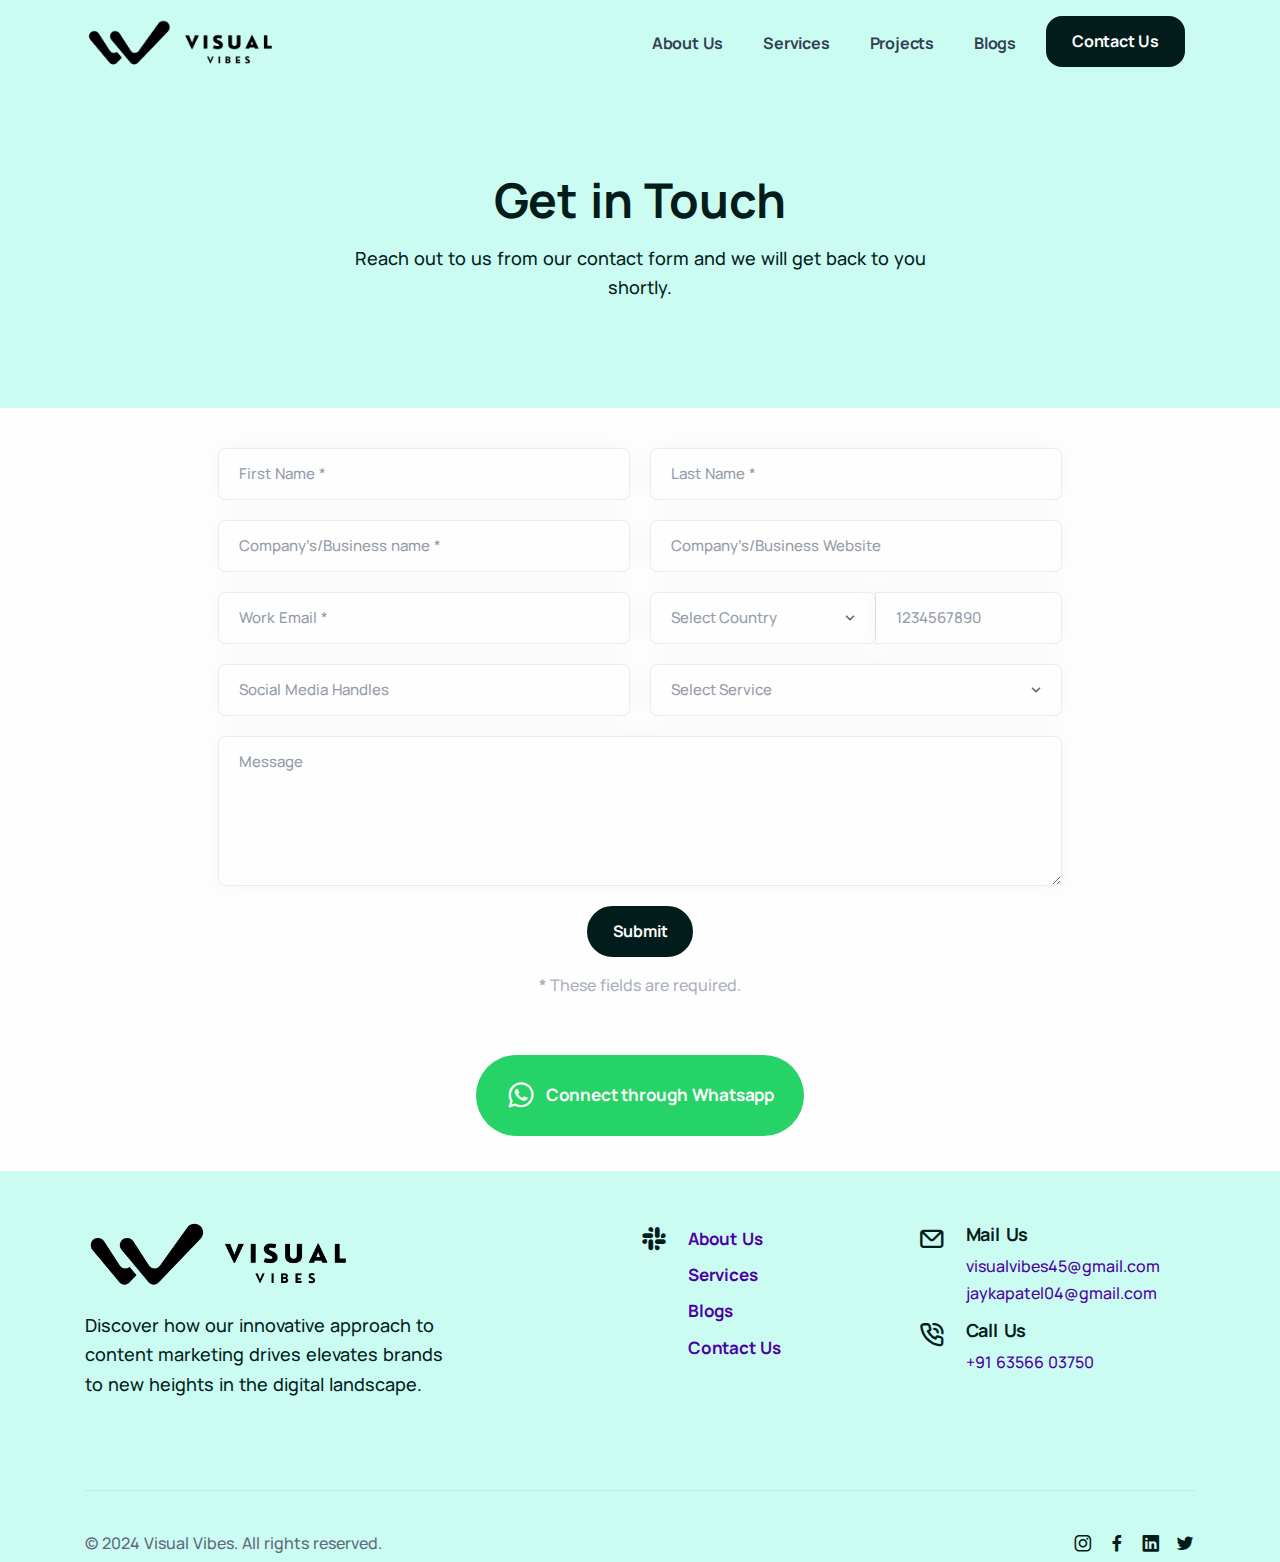
<file: contact.html>
<!DOCTYPE html>
<html lang="en">

<head>
  <!-- Google tag (gtag.js) -->
  <script async src="https://www.googletagmanager.com/gtag/js?id=G-1Y8JCND28T"></script>
  <script>
    window.dataLayer = window.dataLayer || [];
    function gtag() { dataLayer.push(arguments); }
    gtag('js', new Date());

    gtag('config', 'G-1Y8JCND28T');
  </script>
  <meta charset="utf-8">
  <meta name="viewport" content="width=device-width, initial-scale=1.0">
  <meta name="description"
    content="An impressive and flawless site template that includes various UI elements and countless features, attractive ready-made blocks and rich pages, basically everything you need to create a unique and professional website.">
  <meta name="keywords"
    content="bootstrap 5, business, corporate, creative, gulp, marketing, minimal, modern, multipurpose, one page, responsive, saas, sass, seo, startup, html5 template, site template">
  <meta name="author" content="elemis">
  <title>Visual Vibes</title>
  <link rel="shortcut icon" href="./assets/img/favicon.png">
  <link rel="stylesheet" href="./assets/css/plugins.css">
  <link rel="stylesheet" href="./assets/css/style.css">
</head>

<body>
  <div class="content-wrapper">
    <header class="wrapper bg-secondary">
      <nav class="navbar navbar-expand-lg center-nav transparent navbar-light">
        <div class="container flex-lg-row flex-nowrap align-items-center">
          <div class="navbar-brand w-100">
            <a href="./index.html">
              <img src="./assets/img/Visual vibes logo.png" height="50" alt="" />
            </a>
          </div>
          <div class="navbar-collapse offcanvas offcanvas-nav offcanvas-start">
            <div class="offcanvas-header d-lg-none">
              <h3 class="text-white fs-30 mb-0"><a class="text-white" href="index.html">Visual Vibes</a></h3>
              <button type="button" class="btn-close btn-close-white" data-bs-dismiss="offcanvas"
                aria-label="Close"></button>
            </div>
            <div class="offcanvas-body ms-lg-auto d-flex flex-column h-100">
              <ul class="navbar-nav">
                <li class="nav-item dropdown">
                  <a class="nav-link" href="about.html">About Us</a>
                </li>
                <li class="nav-item dropdown">
                  <a class="nav-link" href="services.html">Services</a>
                </li>
                <li class="nav-item dropdown">
                  <a class="nav-link" href="projects.html">Projects</a>
                </li>
                <li class="nav-item dropdown dropdown-mega">
                  <a class="nav-link" href="blogs.html">Blogs</a>




                </li>
                <li class="nav-item dropdown active">
                  <a href="contact.html" class="btn btn-primary rounded-xl" style="margin: 10px;">Contact Us</a>
                </li>
              </ul>
              <div class="offcanvas-footer d-lg-none">
                <div>
                  <a href="mailto:visualvibes45@gmail.com" class="link-inverse">visualvibes45@gmail.com</a>
                  <br /> <br />
                  <nav class="nav social social-white mt-4">
                    <a href="https://www.instagram.com/visualvibes42"><i class="uil uil-instagram"></i></a>
                    <a href="https://www.facebook.com/profile.php?id=61561560902989"><i
                        class="uil uil-facebook-f"></i></a>
                    <a href="https://www.linkedin.com/in/jaykapatel/"><i class="uil uil-linkedin"></i></a>
                    <a href="https://x.com/Jay_kapatel_"><i class="uil uil-twitter"></i></a>
                  </nav>
                </div>
              </div>
            </div>
          </div>
          <div class="navbar-other  d-flex ms-auto">
            <ul class="navbar-nav flex-row align-items-center ms-auto">
              <li class="nav-item d-lg-none">
                <button class="hamburger offcanvas-nav-btn"><span></span></button>
              </li>
            </ul>
          </div>
        </div>
      </nav>
    </header>
    <section class="wrapper bg-secondary">
      <div class="container pt-10  pt-md-14 pb-md-5 text-center">
        <div class="row">
          <div class="col-xl-7 mx-auto mb-6">
            <h1 class="display-1 mb-3 text-primary">Get in Touch</h1>
            <p class="lead text-center text-primary mb-10">Reach out to us from our contact form and we will get back to
              you shortly.
            </p>

          </div>
        </div>
      </div>
    </section>

    <div class="row">
      <div class="col-lg-10 offset-lg-1 col-xl-8 offset-xl-2 mt-8">
        <form class="" method="POST" action="https://api.web3forms.com/submit">
          <input type="hidden" name="apikey" value="d2ef7384-3b50-4e0c-a380-8bae63147fc7">
          <div class="messages"></div>
          <div class="row gx-4">
            <div class="col-md-6">
              <div class="form-floating mb-4">
                <input id="form_name" type="text" name="name" class="form-control" placeholder="Jane" required>
                <label for="form_name">First Name *</label>
                <div class="valid-feedback"> Looks good! </div>
                <div class="invalid-feedback"> Please enter your first name. </div>
              </div>
            </div>
            <div class="col-md-6">
              <div class="form-floating mb-4">
                <input id="form_lastname" type="text" name="surname" class="form-control" placeholder="Doe" required>
                <label for="form_lastname">Last Name *</label>
                <div class="valid-feedback"> Looks good! </div>
                <div class="invalid-feedback"> Please enter your last name. </div>
              </div>
            </div>
            <div class="col-md-6">
              <div class="form-floating mb-4">
                <input id="form_BusinessLink" type="text" name="Business Link" class="form-control"
                  placeholder="XYZ Firm" required>
                <label for="form_lastname">Company’s/Business name *</label>
                <div class="valid-feedback"> Looks good! </div>
                <div class="invalid-feedback"> Please enter your Company’s/Business name. </div>
              </div>
            </div>
            <div class="col-md-6">
              <div class="form-floating mb-4">
                <input id="form_BusinessDomain" type="text" name="Business Website" class="form-control"
                  placeholder="Photography">
                <label for="form_lastname">Company’s/Business Website </label>
              </div>
            </div>
            <div class="col-md-6">
              <div class="form-floating mb-4">
                <input id="form_email" type="text" name="email" class="form-control" placeholder="jane.doe@example.com"
                  required pattern="[a-z0-9._%+-]+@gmail\.com$" title="Only letters and the @ symbol are allowed">
                <label for="form_email">Work Email *</label>
                <div class="valid-feedback"> Looks good! </div>
                <div class="invalid-feedback"> Please provide a valid email address. Only letters and the @ symbol are
                  allowed. </div>
              </div>
            </div>
            <div class="col-md-6">
              <div class="form-floating mb-4">
                <div class="input-group">
                  <div class="input-group-prepend">
                    <select id="country-code" name="country-code" class="form-select" required>
                      <option value="" disabled selected>Select Country</option>
                      <option value="+1"> +1 USA</option>
                      <option value="+93"> +93 Afghanistan</option>
                      <option value="+355"> +355 Albania</option>
                      <option value="+213"> +213 Algeria</option>
                      <option value="+376"> +376 Andorra</option>
                      <option value="+244"> +244 Angola</option>
                      <option value="+54"> +54 Argentina</option>
                      <option value="+374"> +374 Armenia</option>
                      <option value="+61"> +61 Australia</option>
                      <option value="+43"> +43 Austria</option>
                      <option value="+994"> +994 Azerbaijan</option>
                      <option value="+973"> +973 Bahrain</option>
                      <option value="+880"> +880 Bangladesh</option>
                      <option value="+375"> +375 Belarus</option>
                      <option value="+32"> +32 Belgium</option>
                      <option value="+501"> +501 Belize</option>
                      <option value="+229"> +229 Benin</option>
                      <option value="+975"> +975 Bhutan</option>
                      <option value="+591"> +591 Bolivia</option>
                      <option value="+267"> +267 Botswana</option>
                      <option value="+55"> +55 Brazil</option>
                      <option value="+673"> +673 Brunei</option>
                      <option value="+359"> +359 Bulgaria</option>
                      <option value="+226"> +226 Burkina Faso</option>
                      <option value="+95"> +95 Myanmar (Burma)</option>
                      <option value="+257"> +257 Burundi</option>
                      <option value="+855"> +855 Cambodia</option>
                      <option value="+237"> +237 Cameroon</option>
                      <option value="+1"> +1 Canada</option>
                      <option value="+238"> +238 Cape Verde</option>
                      <option value="+236"> +236 African Republic</option>
                      <option value="+235"> +235 Chad</option>
                      <option value="+56"> +56 Chile</option>
                      <option value="+86"> +86 China</option>
                      <option value="+57"> +57 Colombia</option>
                      <option value="+269"> +269 Comoros</option>
                      <option value="+242"> +242 Congo</option>
                      <option value="+682"> +682 Cook Islands</option>
                      <option value="+506"> +506 Costa Rica</option>
                      <option value="+385"> +385 Croatia</option>
                      <option value="+53"> +53 Cuba</option>
                      <option value="+357"> +357 Cyprus</option>
                      <option value="+420"> +420 Czech Republic</option>
                      <option value="+45"> +45 Denmark</option>
                      <option value="+253"> +253 Djibouti</option>
                      <option value="+1"> +1 Dominica</option>
                      <option value="+1"> +1 Dominican Republic</option>
                      <option value="+593"> +593 Ecuador</option>
                      <option value="+20"> +20 Egypt</option>
                      <option value="+503"> +503 El Salvador</option>
                      <option value="+240"> +240 Equatorial Guinea</option>
                      <option value="+291"> +291 Eritrea</option>
                      <option value="+372"> +372 Estonia</option>
                      <option value="+268"> +268 Eswatini</option>
                      <option value="+251"> +251 Ethiopia</option>
                      <option value="+679"> +679 Fiji</option>
                      <option value="+358"> +358 Finland</option>
                      <option value="+33"> +33 France</option>
                      <option value="+241"> +241 Gabon</option>
                      <option value="+220"> +220 Gambia</option>
                      <option value="+995"> +995 Georgia</option>
                      <option value="+49"> +49 Germany</option>
                      <option value="+233"> +233 Ghana</option>
                      <option value="+350"> +350 Gibraltar</option>
                      <option value="+30"> +30 Greece</option>
                      <option value="+299"> +299 Greenland</option>
                      <option value="+502"> +502 Guatemala</option>
                      <option value="+224"> +224 Guinea</option>
                      <option value="+245"> +245 Guinea-Bissau</option>
                      <option value="+592"> +592 Guyana</option>
                      <option value="+509"> +509 Haiti</option>
                      <option value="+504"> +504 Honduras</option>
                      <option value="+36"> +36 Hungary</option>
                      <option value="+354"> +354 Iceland</option>
                      <option value="+91"> +91 India</option>
                      <option value="+62"> +62 Indonesia</option>
                      <option value="+98"> +98 Iran</option>
                      <option value="+964"> +964 Iraq</option>
                      <option value="+353"> +353 Ireland</option>
                      <option value="+972"> +972 Israel</option>
                      <option value="+39"> +39 Italy</option>
                      <option value="+225"> +225 Ivory Coast</option>
                      <option value="+81"> +81 Japan</option>
                      <option value="+962"> +962 Jordan</option>
                      <option value="+7"> +7 Kazakhstan</option>
                      <option value="+254"> +254 Kenya</option>
                      <option value="+686"> +686 Kiribati</option>
                      <option value="+965"> +965 Kuwait</option>
                      <option value="+996"> +996 Kyrgyzstan</option>
                      <option value="+856"> +856 Laos</option>
                      <option value="+371"> +371 Latvia</option>
                      <option value="+961"> +961 Lebanon</option>
                      <option value="+266"> +266 Lesotho</option>
                      <option value="+231"> +231 Liberia</option>
                      <option value="+218"> +218 Libya</option>
                      <option value="+423"> +423 Liechtenstein</option>
                      <option value="+370"> +370 Lithuania</option>
                      <option value="+352"> +352 Luxembourg</option>
                      <option value="+261"> +261 Madagascar</option>
                      <option value="+265"> +265 Malawi</option>
                      <option value="+60"> +60 Malaysia</option>
                      <option value="+960"> +960 Maldives</option>
                      <option value="+223"> +223 Mali</option>
                      <option value="+356"> +356 Malta</option>
                      <option value="+692"> +692 Marshall Islands</option>
                      <option value="+222"> +222 Mauritania</option>
                      <option value="+230"> +230 Mauritius</option>
                      <option value="+52"> +52 Mexico</option>
                      <option value="+691"> +691 Micronesia</option>
                      <option value="+373"> +373 Moldova</option>
                      <option value="+377"> +377 Monaco</option>
                      <option value="+976"> +976 Mongolia</option>
                      <option value="+382"> +382 Montenegro</option>
                      <option value="+212"> +212 Morocco</option>
                      <option value="+258"> +258 Mozambique</option>
                      <option value="+264"> +264 Namibia</option>
                      <option value="+674"> +674 Nauru</option>
                      <option value="+977"> +977 Nepal</option>
                      <option value="+31"> +31 Netherlands</option>
                      <option value="+64"> +64 New Zealand</option>
                      <option value="+505"> +505 Nicaragua</option>
                      <option value="+227"> +227 Niger</option>
                      <option value="+234"> +234 Nigeria</option>
                      <option value="+683"> +683 Niue</option>
                      <option value="+850"> +850 North Korea</option>
                      <option value="+47"> +47 Norway</option>
                      <option value="+968"> +968 Oman</option>
                      <option value="+92"> +92 Pakistan</option>
                      <option value="+680"> +680 Palau</option>
                      <option value="+507"> +507 Panama</option>
                      <option value="+675"> +675 Papua(Guinea)</option>
                      <option value="+595"> +595 Paraguay</option>
                      <option value="+51"> +51 Peru</option>
                      <option value="+63"> +63 Philippines</option>
                      <option value="+48"> +48 Poland</option>
                      <option value="+351"> +351 Portugal</option>
                      <option value="+974"> +974 Qatar</option>
                      <option value="+40"> +40 Romania</option>
                      <option value="+7"> +7 Russia</option>
                      <option value="+250"> +250 Rwanda</option>
                      <option value="+262"> +262 Réunion</option>
                      <option value="+290"> +290 Saint Helena</option>
                      <option value="+685"> +685 Samoa</option>
                      <option value="+378"> +378 San Marino</option>
                      <option value="+966"> +966 Saudi Arabia</option>
                      <option value="+221"> +221 Senegal</option>
                      <option value="+381"> +381 Serbia</option>
                      <option value="+248"> +248 Seychelles</option>
                      <option value="+232"> +232 Sierra Leone</option>
                      <option value="+65"> +65 Singapore</option>
                      <option value="+421"> +421 Slovakia</option>
                      <option value="+386"> +386 Slovenia</option>
                      <option value="+677"> +677 Solomon Islands</option>
                      <option value="+252"> +252 Somalia</option>
                      <option value="+27"> +27 South Africa</option>
                      <option value="+82"> +82 South Korea</option>
                      <option value="+211"> +211 South Sudan</option>
                      <option value="+34"> +34 Spain</option>
                      <option value="+94"> +94 Sri Lanka</option>
                      <option value="+249"> +249 Sudan</option>
                      <option value="+597"> +597 Suriname</option>
                      <option value="+268"> +268 Eswatini</option>
                      <option value="+46"> +46 Sweden</option>
                      <option value="+41"> +41 Switzerland</option>
                      <option value="+963"> +963 Syria</option>
                      <option value="+886"> +886 Taiwan</option>
                      <option value="+992"> +992 Tajikistan</option>
                      <option value="+255"> +255 Tanzania</option>
                      <option value="+66"> +66 Thailand</option>
                      <option value="+228"> +228 Togo</option>
                      <option value="+690"> +690 Tokelau</option>
                      <option value="+676"> +676 Tonga</option>
                      <option value="+216"> +216 Tunisia</option>
                      <option value="+90"> +90 Turkey</option>
                      <option value="+993"> +993 Turkmenistan</option>
                      <option value="+688"> +688 Tuvalu</option>
                      <option value="+256"> +256 Uganda</option>
                      <option value="+380"> +380 Ukraine</option>
                      <option value="+971"> +971 U.A.E</option>
                      <option value="+44"> +44 United Kingdom</option>
                      <option value="+1"> +1 United States</option>
                      <option value="+598"> +598 Uruguay</option>
                      <option value="+998"> +998 Uzbekistan</option>
                      <option value="+678"> +678 Vanuatu</option>
                      <option value="+58"> +58 Venezuela</option>
                      <option value="+84"> +84 Vietnam</option>
                      <option value="+681"> +681 Wallis and Futuna</option>
                      <option value="+967"> +967 Yemen</option>
                      <option value="+260"> +260 Zambia</option>
                      <option value="+263"> +263 Zimbabwe</option>
                    </select>
                  </div>
                  <input id="form_Number" type="text" name="number" class="form-control" placeholder="1234567890"
                    required pattern="\d{10}" title="Please enter a 10-digit phone number using only numbers.">
                </div>
                <!-- <label for="form_Number">Phone Number*</label> -->
                <div class="valid-feedback"> Looks good! </div>
                <div class="invalid-feedback"> Please provide a valid 10-digit phone number. </div>
              </div>
            </div>



            <div class="col-md-6">
              <div class="form-floating mb-4">
                <input id="form_BusinessDomain" type="text" name="Business Link" class="form-control"
                  placeholder="Photography">
                <label for="form_lastname">Social Media Handles</label>
              </div>
            </div>
            <div class="col-md-6">
              <div class="form-select-wrapper mb-4">
                <select class="form-select" id="form-Service" name="Service" required>
                  <option selected disabled value="">Select Service</option>
                  <option value="Customer Support">Graphics Design</option>
                  <option value="Digital Marketing">Social Media Marketing</option>
                  <option value="Website Development">Website Development</option>

                </select>
                <div class="valid-feedback"> Looks good! </div>
                <div class="invalid-feedback"> Please select a department. </div>
              </div>
            </div>
            <div class="col-12">
              <div class="form-floating mb-4">
                <textarea id="form_message" name="message" class="form-control" placeholder="Your message"
                  style="height: 150px"></textarea>
                <label for="form_message">Message </label>
              </div>
            </div>
            <div class="col-12 text-center">
              <input type="hidden" name="redirect" value="https://web3forms.com/success">
              <input type="submit" class="btn btn-primary rounded-pill btn-send mb-3" value="Submit">

              <p class="text-muted"><strong>*</strong> These fields are required.</p>
            </div>
          </div>
        </form>
        <div class="text-center pt-7 mb-7" style="justify-content: center;"><a href="https://wa.me/+916356603750"
            class="btn btn-lg   rounded-pill" style="background: #25d366;  color: white;"><i class="uil uil-whatsapp"
              style="color: white; padding-right: 10px; font-size: 30px;"></i>Connect through Whatsapp</a></div>
      </div>
    </div>
  </div>
  </section>

  </div>
  <footer class="bg-secondary">
    <div class="container pt-8 pt-md-10 ">
      <div class="row gx-lg-0 gy-6">
        <div class="col-lg-4">
          <div class="widget">
            <img class="mb-4" src="./assets/img/Visual vibes logo.png" height="70" alt="" />
            <p style="color: #021C1C;" class="lead mb-0">Discover how our innovative approach to content marketing
              drives elevates brands to new
              heights in the digital landscape.</p>
          </div>
        </div>
        <div class="col-lg-3 offset-lg-2">
          <div class="widget">
            <div class="d-flex flex-row">
              <div>
                <div class="icon fs-28 me-4 mt-n1"> <i class="uil uil-slack" style="color: #021C1C;"></i> </div>
              </div>
              <div>
                <h6 class="mt-1 "><a class="text-grape" href="about.html">About Us</a></h6>
                <h6 class="mt-1 "><a class="text-grape" href="services.html">Services</a></h6>
                <h6 class="mt-1 "><a class="text-grape" href="blogs.html">Blogs</a></h6>
                <h6 class="mt-1 "><a class="text-grape" href="contact.html">Contact Us</a></h6>
              </div>
            </div>
          </div>
        </div>

        <div class="col-lg-3">
          <div class="widget">
            <div class="d-flex flex-row">
              <div>
                <div class="icon fs-28 me-4 mt-n1"> <i class="uil uil-envelope" style="color: #021C1C;"></i> </div>
              </div>
              <div>
                <h5 class="mb-1" style="color: #021C1C;">Mail Us</h5>
                <p class="mb-0"><a href="mailto:visualvibes45@gmail.com"
                    style="color: #4c00a4;">visualvibes45@gmail.com</a> <br /><a href="mailto:jaykapatel04@gmail.com"
                    style="color: #4c00a4;">jaykapatel04@gmail.com</a></p>
              </div>
            </div>
            <div class="d-flex flex-row mt-2">
              <div>
                <div class="icon fs-28 me-4 mt-n1"> <i class="uil uil-phone-volume" style="color: #021C1C;"></i> </div>
              </div>
              <div>
                <h5 class="mb-1" style="color: #021C1C;">Call Us</h5>
                <p class="mb-0" style="color: #4c00a4;"><a href="tel:+916356603750">+91 63566 03750</a>
                </p>
              </div>
            </div>
          </div>
        </div>

      </div>
      <hr class=" mb-7" />
      <div class="d-md-flex align-items-center justify-content-between">
        <p class="mb-2 mb-lg-0">© 2024 Visual Vibes. All rights reserved.</p>
        <nav class="nav social  mb-0 text-md-end">
          <a href="https://www.instagram.com/visualvibes42"><i class="uil uil-instagram"
              style="color: #021C1C;"></i></a>
          <a href="https://www.facebook.com/profile.php?id=61561560902989"><i class="uil uil-facebook-f"
              style="color: #021C1C;"></i></a>
          <a href="https://www.linkedin.com/in/jaykapatel/"><i class="uil uil-linkedin" style="color: #021C1C;"></i></a>
          <a href="https://x.com/Jay_kapatel_"><i class="uil uil-twitter" style="color: #021C1C;"></i></a>
        </nav>
      </div>
    </div>
  </footer>
  <div class="progress-wrap">
    <svg class="progress-circle svg-content" width="100%" height="100%" viewBox="-1 -1 102 102">
      <path d="M50,1 a49,49 0 0,1 0,98 a49,49 0 0,1 0,-98" />
    </svg>
  </div>
  <script src="./assets/js/plugins.js"></script>
  <script src="./assets/js/theme.js"></script>
</body>

</html>
</file>
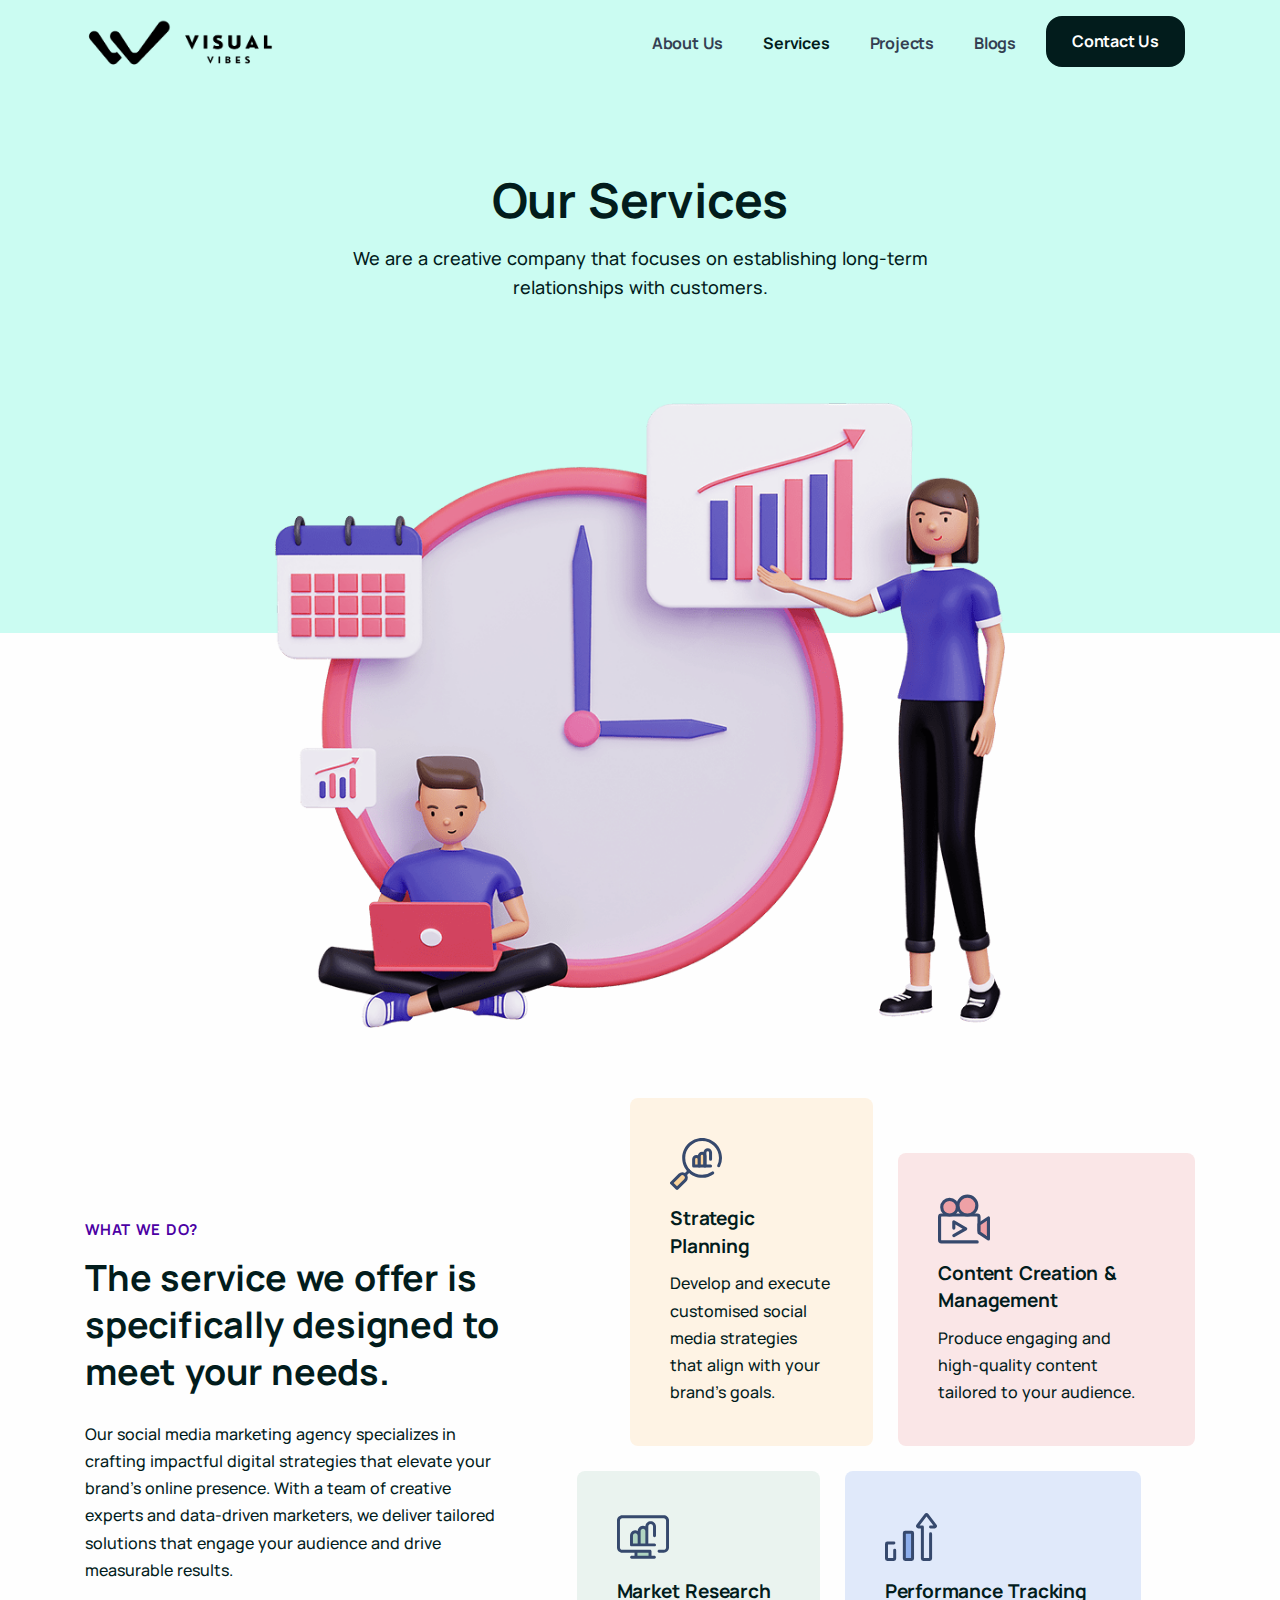
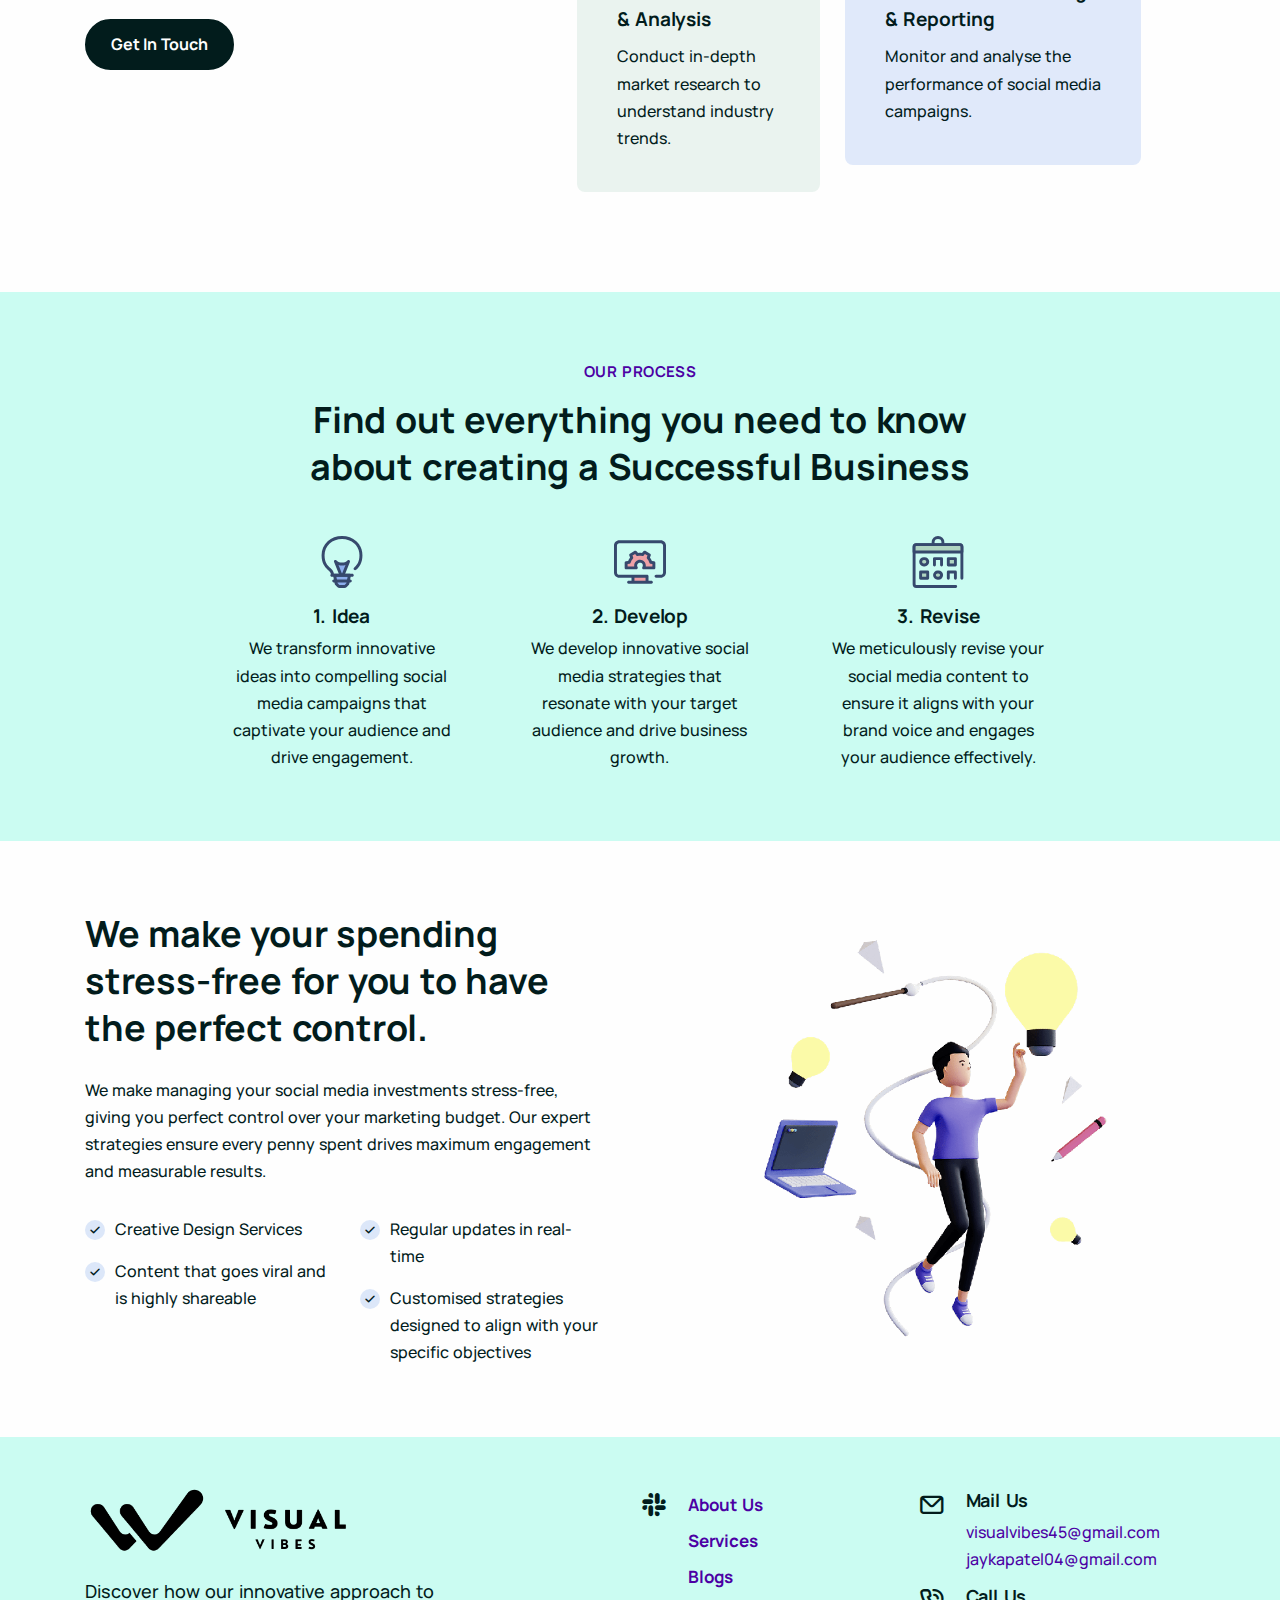
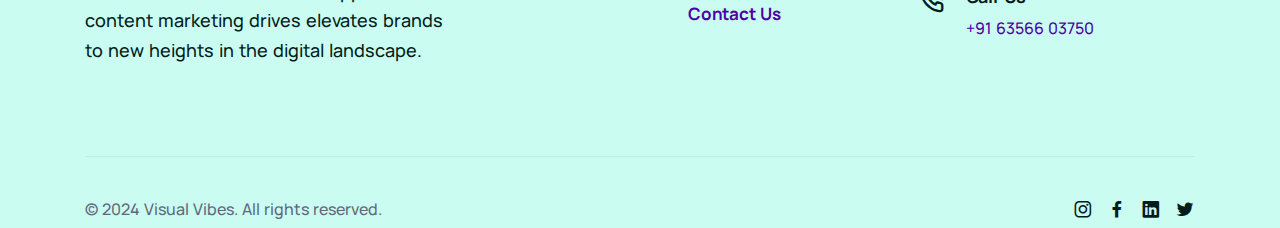
<file: services.html>
<!DOCTYPE html>
<html lang="en">

<head>
  <!-- Google tag (gtag.js) -->
  <script async src="https://www.googletagmanager.com/gtag/js?id=G-1Y8JCND28T"></script>
  <script>
    window.dataLayer = window.dataLayer || [];
    function gtag() { dataLayer.push(arguments); }
    gtag('js', new Date());

    gtag('config', 'G-1Y8JCND28T');
  </script>
  <meta charset="utf-8">
  <meta name="viewport" content="width=device-width, initial-scale=1.0">
  <meta name="description"
    content="An impressive and flawless site template that includes various UI elements and countless features, attractive ready-made blocks and rich pages, basically everything you need to create a unique and professional website.">
  <meta name="keywords"
    content="bootstrap 5, business, corporate, creative, gulp, marketing, minimal, modern, multipurpose, one page, responsive, saas, sass, seo, startup, html5 template, site template">
  <meta name="author" content="elemis">
  <title>Visual Vibes</title>
  <link rel="shortcut icon" href="./assets/img/favicon.png">
  <link rel="stylesheet" href="./assets/css/plugins.css">
  <link rel="stylesheet" href="./assets/css/style.css">
</head>

<body>
  <div class="content-wrapper">
    <header class="wrapper bg-secondary">
      <nav class="navbar navbar-expand-lg center-nav transparent navbar-light">
        <div class="container flex-lg-row flex-nowrap align-items-center">
          <div class="navbar-brand w-100">
            <a href="./index.html">
              <img src="./assets/img/Visual vibes logo.png" height="50" alt="" />
            </a>
          </div>
          <div class="navbar-collapse offcanvas offcanvas-nav offcanvas-start">
            <div class="offcanvas-header d-lg-none">
              <h3 class="text-white fs-30 mb-0"><a class="text-white" href="index.html">Visual Vibes</a></h3>
              <button type="button" class="btn-close btn-close-white" data-bs-dismiss="offcanvas"
                aria-label="Close"></button>
            </div>
            <div class="offcanvas-body ms-lg-auto d-flex flex-column h-100">
              <ul class="navbar-nav">
                <li class="nav-item dropdown">
                  <a class="nav-link" href="about.html">About Us</a>
                </li>
                <li class="nav-item dropdown">
                  <a class="nav-link active" href="services.html">Services</a>
                </li>
                <li class="nav-item dropdown">
                  <a class="nav-link" href="projects.html">Projects</a>
                </li>
                <li class="nav-item dropdown dropdown-mega">
                  <a class="nav-link" href="blogs.html">Blogs</a>




                </li>
                <li class="nav-item dropdown">
                  <a href="contact.html" class="btn btn-primary rounded-xl" style="margin: 10px;">Contact Us</a>
                </li>
              </ul>
              <div class="offcanvas-footer d-lg-none">
                <div>
                  <a href="mailto:visualvibes45@gmail.com" class="link-inverse">visualvibes45@gmail.com</a>
                  <br /> <br />
                  <nav class="nav social social-white mt-4">
                    <a href="https://www.instagram.com/visualvibes42"><i class="uil uil-instagram"></i></a>
                    <a href="https://www.facebook.com/profile.php?id=61561560902989"><i
                        class="uil uil-facebook-f"></i></a>
                    <a href="https://www.linkedin.com/in/jaykapatel/"><i class="uil uil-linkedin"></i></a>
                    <a href="https://x.com/Jay_kapatel_"><i class="uil uil-twitter"></i></a>
                  </nav>
                </div>
              </div>
            </div>
          </div>
          <div class="navbar-other  d-flex ms-auto">
            <ul class="navbar-nav flex-row align-items-center ms-auto">
              <li class="nav-item d-lg-none">
                <button class="hamburger offcanvas-nav-btn"><span></span></button>
              </li>
            </ul>
          </div>
        </div>
      </nav>
    </header>
    <section class="wrapper bg-secondary">
      <div class="container pt-10  pt-md-14 pb-14 pb-md-22 text-center">
        <div class="row">
          <div class="col-xl-7 mx-auto mb-6">
            <h1 class="display-1 mb-3 text-primary">Our Services</h1>
            <p class="lead mb-0 text-primary">We are a creative company that focuses on
              establishing long-term relationships with customers.</p>
          </div>
        </div>
      </div>
    </section>
    <section class="wrapper bg-light">
      <div class="container pt-10 pb-12 pt-md-12 pb-md-14">
        <div class="row text-center mb-10 mb-md-12">
          <div class="col-md-10 offset-md-1 col-lg-8 offset-lg-2 mt-n18 mt-md-n22">
            <figure><img class="w-auto" src="./assets/img/illustrations/3d8.png"
                srcset="./assets/img/illustrations/3d8@2x.png 2x" alt="" /></figure>
          </div>
        </div>
        <div class="row gx-lg-8 gx-xl-12 gy-10 mb-lg-8 mb-xl-2 align-items-center">
          <div class="col-lg-7 order-lg-2">
            <div class="row gx-md-5 gy-5">
              <div class="col-md-5 offset-md-1 align-self-end">
                <div class="card bg-pale-yellow">
                  <div class="card-body">
                    <img src="./assets/img/icons/lineal/statistics.svg"
                      class="svg-inject icon-svg icon-svg-md text-yellow mb-3" alt="" />
                    <h4 class="text-primary">Strategic Planning</h4>
                    <p class="mb-0 text-primary">Develop and execute customised social media strategies that align with
                      your brand's
                      goals.</p>
                  </div>
                </div>
              </div>
              <div class="col-md-6 align-self-end">
                <div class="card bg-pale-red">
                  <div class="card-body">
                    <img src="./assets/img/icons/lineal/video-camera.svg"
                      class="svg-inject icon-svg icon-svg-md text-red mb-3" alt="" />
                    <h4 class="text-primary">Content Creation & Management</h4>
                    <p class="mb-0 text-primary">Produce engaging and high-quality content tailored to your audience.
                    </p>
                  </div>
                </div>
              </div>
              <div class="col-md-5">
                <div class="card bg-pale-leaf">
                  <div class="card-body">
                    <img src="./assets/img/icons/lineal/analytics.svg"
                      class="svg-inject icon-svg icon-svg-md text-leaf mb-3" alt="" />
                    <h4 class="text-primary">Market Research & Analysis</h4>
                    <p class="mb-0 text-primary">Conduct in-depth market research to understand industry trends.</p>
                  </div>
                </div>
              </div>
              <div class="col-md-6 align-self-start">
                <div class="card bg-pale-primary">
                  <div class="card-body">
                    <img src="./assets/img/icons/lineal/growth.svg"
                      class="svg-inject icon-svg icon-svg-md text-primary mb-3" alt="" />
                    <h4 class="text-primary">Performance Tracking & Reporting</h4>
                    <p class="mb-0 text-primary">Monitor and analyse the performance of social media campaigns.</p>
                  </div>
                </div>
              </div>
            </div>
          </div>
          <div class="col-lg-5">
            <h2 class="fs-15 text-uppercase text-grape mb-3">What We Do?</h2>
            <h3 class="display-4 mb-5 text-primary">The service we offer is specifically designed to meet your needs.
            </h3>
            <p class="text-primary">Our social media marketing agency specializes in crafting impactful digital
              strategies that elevate your
              brand's online presence. With a team of creative experts and data-driven marketers, we deliver tailored
              solutions that engage your audience and drive measurable results.</p>
            <a href="contact.html" class="btn btn-primary rounded-pill mt-3">Get In Touch</a>
          </div>
        </div>
      </div>
    </section>
    <section class="wrapper bg-secondary">
      <div class="container py-10 pt-md-16 pt-lg-0">
        <div class="row text-center">
          <div class="col-lg-9 mx-auto">
            <h2 class="fs-15 text-uppercase text-grape mb-3 mt-12">Our Process</h2>
            <h3 class="display-4 mb-0 text-center text-primary px-xl-10 px-xxl-15">Find out everything you need to know
              about
              creating a Successful Business </h3>
            <div class="row gx-lg-8 gx-xl-12 process-wrapper text-center mt-9">
              <div class="col-md-4"> <img src="./assets/img/icons/lineal/light-bulb.svg"
                  class="svg-inject icon-svg icon-svg-md text-primary mb-3" alt="" />
                <h4 class="mb-1 text-primary">1. Idea</h4>
                <p class="text-primary">We transform innovative ideas into compelling social media campaigns that
                  captivate your audience and
                  drive engagement.</p>
              </div>
              <div class="col-md-4"> <img src="./assets/img/icons/lineal/settings-3.svg"
                  class="svg-inject icon-svg icon-svg-md text-red mb-3" alt="" />
                <h4 class="mb-1 text-primary">2. Develop</h4>
                <p class="text-primary">We develop innovative social media strategies that resonate with your target
                  audience and drive
                  business growth.</p>
              </div>
              <div class="col-md-4"> <img src="./assets/img/icons/lineal/plan.svg"
                  class="svg-inject icon-svg icon-svg-md text-leaf mb-3" alt="" />
                <h4 class="mb-1 text-primary">3. Revise</h4>
                <p class="text-primary">We meticulously revise your social media content to ensure it aligns with your
                  brand voice and
                  engages your audience effectively.</p>
              </div>
            </div>
          </div>
        </div>
      </div>
    </section>
    <section class="wrapper bg-light">
      <div class="container py-10 py-md-12">
        <div class="row gx-lg-8 gx-xl-12 gy-10 mb-10 mb-md-10 align-items-center">
        </div>

        <div class="row gx-lg-8 gx-xl-12 gy-10 align-items-center">
          <div class="col-lg-6 order-lg-2">
            <figure><img class="w-auto" src="./assets/img/illustrations/New Project (5).png"
                srcset="./assets/img/illustrations/New Project (5).png 2x" alt="" /></figure>
          </div>
          <div class="col-lg-6">
            <h3 class="display-4 mb-5 text-primary">We make your spending stress-free for you to have the perfect
              control.</h3>
            <p class="mb-6 text-primary">We make managing your social media investments stress-free, giving you perfect
              control over
              your marketing budget. Our expert strategies ensure every penny spent drives maximum engagement and
              measurable results.</p>
            <div class="row gy-3">
              <div class="col-xl-6">
                <ul class="icon-list bullet-bg bullet-soft-primary mb-0">
                  <li><span><i class="uil uil-check"></i></span><span class="text-primary">Creative Design
                      Services</span></li>
                  <li class="mt-3"><span><i class="uil uil-check"></i></span><span class="text-primary">Content that
                      goes viral and is highly
                      shareable</span></li>
                </ul>
              </div>
              <div class="col-xl-6">
                <ul class="icon-list bullet-bg bullet-soft-primary mb-0">
                  <li><span><i class="uil uil-check"></i></span><span class="text-primary">Regular updates in
                      real-time</span></li>
                  <li class="mt-3"><span><i class="uil uil-check"></i></span><span class="text-primary">Customised
                      strategies designed to
                      align with your specific objectives</span></li>
                </ul>
              </div>
            </div>
          </div>
        </div>

      </div>
    </section>
  </div>
  <footer class="bg-secondary">
    <div class="container pt-8 pt-md-10 ">
      <div class="row gx-lg-0 gy-6">
        <div class="col-lg-4">
          <div class="widget">
            <img class="mb-4" src="./assets/img/Visual vibes logo.png" height="70" alt="" />
            <p style="color: #021C1C;" class="lead mb-0">Discover how our innovative approach to content marketing
              drives elevates brands to new
              heights in the digital landscape.</p>
          </div>
        </div>
        <div class="col-lg-3 offset-lg-2">
          <div class="widget">
            <div class="d-flex flex-row">
              <div>
                <div class="icon fs-28 me-4 mt-n1"> <i class="uil uil-slack" style="color: #021C1C;"></i> </div>
              </div>
              <div>
                <h6 class="mt-1 "><a class="text-grape" href="about.html">About Us</a></h6>
                <h6 class="mt-1 "><a class="text-grape" href="services.html">Services</a></h6>
                <h6 class="mt-1 "><a class="text-grape" href="blogs.html">Blogs</a></h6>
                <h6 class="mt-1 "><a class="text-grape" href="contact.html">Contact Us</a></h6>
              </div>
            </div>
          </div>
        </div>

        <div class="col-lg-3">
          <div class="widget">
            <div class="d-flex flex-row">
              <div>
                <div class="icon fs-28 me-4 mt-n1"> <i class="uil uil-envelope" style="color: #021C1C;"></i> </div>
              </div>
              <div>
                <h5 class="mb-1" style="color: #021C1C;">Mail Us</h5>
                <p class="mb-0"><a href="mailto:visualvibes45@gmail.com"
                    style="color: #4c00a4;">visualvibes45@gmail.com</a> <br /><a href="mailto:jaykapatel04@gmail.com"
                    style="color: #4c00a4;">jaykapatel04@gmail.com</a></p>
              </div>
            </div>
            <div class="d-flex flex-row mt-2">
              <div>
                <div class="icon fs-28 me-4 mt-n1"> <i class="uil uil-phone-volume" style="color: #021C1C;"></i> </div>
              </div>
              <div>
                <h5 class="mb-1" style="color: #021C1C;">Call Us</h5>
                <p class="mb-0" style="color: #4c00a4;"><a href="tel:+916356603750">+91 63566 03750</a>
                </p>
              </div>
            </div>
          </div>
        </div>

      </div>
      <hr class=" mb-7" />
      <div class="d-md-flex align-items-center justify-content-between">
        <p class="mb-2 mb-lg-0">© 2024 Visual Vibes. All rights reserved.</p>
        <nav class="nav social  mb-0 text-md-end">
          <a href="https://www.instagram.com/visualvibes42"><i class="uil uil-instagram"
              style="color: #021C1C;"></i></a>
          <a href="https://www.facebook.com/profile.php?id=61561560902989"><i class="uil uil-facebook-f"
              style="color: #021C1C;"></i></a>
          <a href="https://www.linkedin.com/in/jaykapatel/"><i class="uil uil-linkedin" style="color: #021C1C;"></i></a>
          <a href="https://x.com/Jay_kapatel_"><i class="uil uil-twitter" style="color: #021C1C;"></i></a>
        </nav>
      </div>
    </div>
  </footer>
  <div class="progress-wrap">
    <svg class="progress-circle svg-content" width="100%" height="100%" viewBox="-1 -1 102 102">
      <path d="M50,1 a49,49 0 0,1 0,98 a49,49 0 0,1 0,-98" />
    </svg>
  </div>
  <script src="./assets/js/plugins.js"></script>
  <script src="./assets/js/theme.js"></script>
</body>

</html>
</file>
<file: assets/css/colors/grape.css>
:root {
  --bs-primary: var(--bs-grape);
  --bs-link-color-rgb: var(--bs-grape-rgb);
  --bs-link-hover-color-rgb: var(--bs-grape-rgb);
  --bs-primary-rgb: var(--bs-grape-rgb);
  --bs-soft-primary: var(--bs-soft-grape);
  --bs-pale-primary: var(--bs-pale-grape);
  --bs-bullet-soft-primary: var(--bs-bullet-soft-grape);
  --bs-icon-fill-primary: var(--bs-icon-fill-grape);
  --bs-icon-solid-fill-primary: var(--bs-icon-solid-fill-grape);
  --bs-border-soft-primary: var(--bs-border-soft-grape);
}
.underline-3.primary.style-2:after {
  background-image: url("data:image/svg+xml,%3Csvg xmlns='http://www.w3.org/2000/svg' viewBox='0 0 208.01 8.3'%3E%3Cpath fill='%23605dba' d='M64.42,2.42Q42.78,1.46,21.19,0c-2.8-.19-4.09.89-3.87,2L3.92,1.87c-5.13-.05-5.28,3.87-.12,3.92l60.49.55c46.63,2.08,93.34,2.51,139.81,1.27,5-.13,5.39-3.87.13-3.92Z'/%3E%3C/svg%3E");
}
.underline-3.primary.style-3:after {
  background-image: url("data:image/svg+xml,%3Csvg xmlns='http://www.w3.org/2000/svg' viewBox='0 0 205 9.37'%3E%3Cpath fill='%23605dba' d='M202.47,9.37A1191.26,1191.26,0,0,0,1.79,7.48,1.67,1.67,0,0,1,0,5.92H0A1.76,1.76,0,0,1,1.63,4.21c67-5.71,133.83-5.43,200.8-.27A2.75,2.75,0,0,1,205,6.88h0A2.6,2.6,0,0,1,202.47,9.37Z'/%3E%3C/svg%3E");
}
.navbar-light .navbar-toggler-icon {
  background-image: url("data:image/svg+xml,<svg version='1.1' xmlns='http://www.w3.org/2000/svg' width='45' height='32' viewBox='0 0 45 32'><path fill='#605dba' d='M26.88 29.888c-1.076 1.289-2.683 2.103-4.48 2.103s-3.404-0.814-4.472-2.093l-0.008-0.009-5.12-7.040-8.192-10.048-3.52-4.608c-0.646-0.848-1.036-1.922-1.036-3.087 0-2.828 2.292-5.12 5.12-5.12 0.139 0 0.277 0.006 0.413 0.016l-0.018-0.001h33.664c0.118-0.010 0.256-0.015 0.396-0.015 2.828 0 5.12 2.292 5.12 5.12 0 1.165-0.389 2.239-1.045 3.1l0.009-0.013-3.52 4.608-7.872 10.048z'/></svg>");
}
.cursor-primary a {
  cursor: url("data:image/svg+xml,%3Csvg xmlns='http://www.w3.org/2000/svg' width='50' height='50' viewBox='0 0 50 50'%3E%3Cdefs%3E%3Cstyle%3E.cls-1%7Bfill:%23605dba;opacity:0.9;%7D.cls-2%7Bfill:%23fff;%7D%3C/style%3E%3C/defs%3E%3Ccircle class='cls-1' cx='25' cy='25' r='25'/%3E%3Cpath class='cls-2' d='M21.79,26.79,17,31.59V30a1,1,0,0,0-2,0v4a1,1,0,0,0,.08.38,1,1,0,0,0,.54.54A1,1,0,0,0,16,35h4a1,1,0,0,0,0-2H18.41l4.8-4.79a1,1,0,0,0-1.42-1.42Z'/%3E%3Cpath class='cls-2' d='M34.92,15.62a1,1,0,0,0-.54-.54A1,1,0,0,0,34,15H30a1,1,0,0,0,0,2h1.59l-4.8,4.79a1,1,0,0,0,0,1.41h0a1,1,0,0,0,1.41,0h0L33,18.41V20a1,1,0,0,0,2,0V16A1,1,0,0,0,34.92,15.62Z'/%3E%3C/svg%3E"), auto;
}
.process-wrapper.arrow [class*=col-]:before {
  background-image: url("data:image/svg+xml,%3Csvg xmlns='http://www.w3.org/2000/svg' viewBox='0 0 108.15 19.5'%3E%3Cpath fill='%23605dba' d='M2.38,13.63A107.77,107.77,0,0,1,41.56,3.28C54.29,2.51,67,4.2,79.4,6.9c7.73,1.68,15.38,3.73,23,5.86a1.56,1.56,0,0,0,.83-3C89.85,6,76.35,2.5,62.54.87A111,111,0,0,0,24,2.73,119,119,0,0,0,.8,10.93c-1.81.85-.23,3.54,1.58,2.7Z'/%3E%3Cpath fill='%23605dba' d='M95.51,19.27A60.35,60.35,0,0,1,107,12.41a1.58,1.58,0,0,0,1.12-1.29,1.53,1.53,0,0,0-.75-1.56,20.31,20.31,0,0,1-9-8.65,1.56,1.56,0,0,0-2.7,1.57c2.34,4,5.79,7.86,10.12,9.78l.37-2.86a62.69,62.69,0,0,0-12.25,7.18,1.6,1.6,0,0,0-.56,2.14,1.56,1.56,0,0,0,2.13.55Z'/%3E%3C/svg%3E");
}
</file>
<file: assets/css/fonts/urbanist.css>
@font-face {
  font-family: Urbanist;
  src: url(../../fonts/urbanist/Urbanist-BoldItalic.woff2) format('woff2'), url(../../fonts/urbanist/Urbanist-BoldItalic.woff) format('woff');
  font-weight: 700;
  font-style: italic;
  font-display: block
}
@font-face {
  font-family: Urbanist;
  src: url(../../fonts/urbanist/Urbanist-SemiBoldItalic.woff2) format('woff2'), url(../../fonts/urbanist/Urbanist-SemiBoldItalic.woff) format('woff');
  font-weight: 600;
  font-style: italic;
  font-display: block
}
@font-face {
  font-family: Urbanist;
  src: url(../../fonts/urbanist/Urbanist-Medium.woff2) format('woff2'), url(../../fonts/urbanist/Urbanist-Medium.woff) format('woff');
  font-weight: 500;
  font-style: normal;
  font-display: block
}
@font-face {
  font-family: Urbanist;
  src: url(../../fonts/urbanist/Urbanist-MediumItalic.woff2) format('woff2'), url(../../fonts/urbanist/Urbanist-MediumItalic.woff) format('woff');
  font-weight: 500;
  font-style: italic;
  font-display: block
}
@font-face {
  font-family: Urbanist;
  src: url(../../fonts/urbanist/Urbanist-SemiBold.woff2) format('woff2'), url(../../fonts/urbanist/Urbanist-SemiBold.woff) format('woff');
  font-weight: 600;
  font-style: normal;
  font-display: block
}
@font-face {
  font-family: Urbanist;
  src: url(../../fonts/urbanist/Urbanist-Italic.woff2) format('woff2'), url(../../fonts/urbanist/Urbanist-Italic.woff) format('woff');
  font-weight: 400;
  font-style: italic;
  font-display: block
}
@font-face {
  font-family: Urbanist;
  src: url(../../fonts/urbanist/Urbanist-Regular.woff2) format('woff2'), url(../../fonts/urbanist/Urbanist-Regular.woff) format('woff');
  font-weight: 400;
  font-style: normal;
  font-display: block
}
@font-face {
  font-family: Urbanist;
  src: url(../../fonts/urbanist/Urbanist-LightItalic.woff2) format('woff2'), url(../../fonts/urbanist/Urbanist-LightItalic.woff) format('woff');
  font-weight: 300;
  font-style: italic;
  font-display: block
}
@font-face {
  font-family: Urbanist;
  src: url(../../fonts/urbanist/Urbanist-Light.woff2) format('woff2'), url(../../fonts/urbanist/Urbanist-Light.woff) format('woff');
  font-weight: 300;
  font-style: normal;
  font-display: block
}
@font-face {
  font-family: Urbanist;
  src: url(../../fonts/urbanist/Urbanist-Bold.woff2) format('woff2'), url(../../fonts/urbanist/Urbanist-Bold.woff) format('woff');
  font-weight: 700;
  font-style: normal;
  font-display: block
}
* {
  word-spacing: normal !important
}
body {
  font-family: Urbanist, sans-serif;
  font-size: .85rem
}
.accordion-wrapper .card-header button,
.badge,
.btn,
.btn.btn-circle .number,
.collapse-link,
.display-1,
.display-2,
.display-3,
.display-4,
.display-5,
.display-6,
.dropdown-item,
.filter:not(.basic-filter),
.filter:not(.basic-filter) ul li a,
.h1,
.h2,
.h3,
.h4,
.h5,
.h6,
.meta,
.more,
.nav-link,
.post-category,
h1,
h2,
h3,
h4,
h5,
h6 {
  font-weight: 600
}
.avatar,
.btn,
.dropdown-item,
.h1,
.h2,
.h3,
.h4,
.h5,
.h6,
.more,
.nav-link,
h1,
h2,
h3,
h4,
h5,
h6 {
  letter-spacing: normal
}
.btn,
.lg-sub-html p,
.nav-link,
.nav-link p,
.navbar .btn-sm {
  font-size: .85rem
}
.dropdown-menu {
  font-size: .8rem
}
.btn-group-sm>.btn,
.btn-sm,
.post-meta,
.share-dropdown .dropdown-menu .dropdown-item {
  font-size: .75rem
}
.filter,
.filter ul li a,
.meta,
.post-category {
  font-size: .7rem
}
.post-header .post-meta {
  font-size: .85rem
}
.accordion-wrapper .card-header button,
.collapse-link,
.nav-tabs .nav-link {
  font-size: .9rem
}
blockquote {
  font-size: .9rem
}
.blockquote-footer {
  font-size: .65rem
}
.blockquote-details p {
  font-size: .85rem
}
.counter-wrapper p {
  font-size: .85rem
}
.counter-wrapper .counter {
  font-size: calc(1.33rem + .96vw)
}
@media (min-width:1200px) {
  .counter-wrapper .counter {
    font-size: 2.05rem
  }
}
.counter-wrapper .counter.counter-lg {
  font-size: calc(1.35rem + 1.2vw)
}
@media (min-width:1200px) {
  .counter-wrapper .counter.counter-lg {
    font-size: 2.25rem
  }
}
.icon-list.bullet-bg i {
  top: .25rem
}
.accordion-wrapper .card-header button:before {
  margin-top: -.2rem
}
.form-floating>label {
  padding-top: .65rem
}
.h1,
h1 {
  font-size: calc(1.275rem + .3vw)
}
@media (min-width:1200px) {
  .h1,
  h1 {
    font-size: 1.5rem
  }
}
.h2,
h2 {
  font-size: calc(1.26rem + .12vw)
}
@media (min-width:1200px) {
  .h2,
  h2 {
    font-size: 1.35rem
  }
}
.h3,
h3 {
  font-size: 1.15rem
}
.h4,
h4 {
  font-size: 1rem
}
.h5,
h5 {
  font-size: .95rem
}
.h6,
h6 {
  font-size: .9rem
}
.fs-sm {
  font-size: .75rem !important
}
.fs-lg {
  font-size: 1.05rem !important
}
.lead {
  font-size: .95rem;
  line-height: 1.6
}
.lead.fs-lg {
  font-size: 1.1rem !important;
  line-height: 1.55
}
.display-1 {
  font-size: calc(1.375rem + 1.5vw);
  line-height: 1.15
}
@media (min-width:1200px) {
  .display-1 {
    font-size: 2.5rem
  }
}
.display-2 {
  font-size: calc(1.355rem + 1.26vw);
  line-height: 1.2
}
@media (min-width:1200px) {
  .display-2 {
    font-size: 2.3rem
  }
}
.display-3 {
  font-size: calc(1.335rem + 1.02vw);
  line-height: 1.2
}
@media (min-width:1200px) {
  .display-3 {
    font-size: 2.1rem
  }
}
.display-4 {
  font-size: calc(1.315rem + .78vw);
  line-height: 1.25
}
@media (min-width:1200px) {
  .display-4 {
    font-size: 1.9rem
  }
}
.display-5 {
  font-size: calc(1.295rem + .54vw);
  line-height: 1.25
}
@media (min-width:1200px) {
  .display-5 {
    font-size: 1.7rem
  }
}
.display-6 {
  font-size: calc(1.275rem + .3vw);
  line-height: 1.3
}
@media (min-width:1200px) {
  .display-6 {
    font-size: 1.5rem
  }
}
</file>
